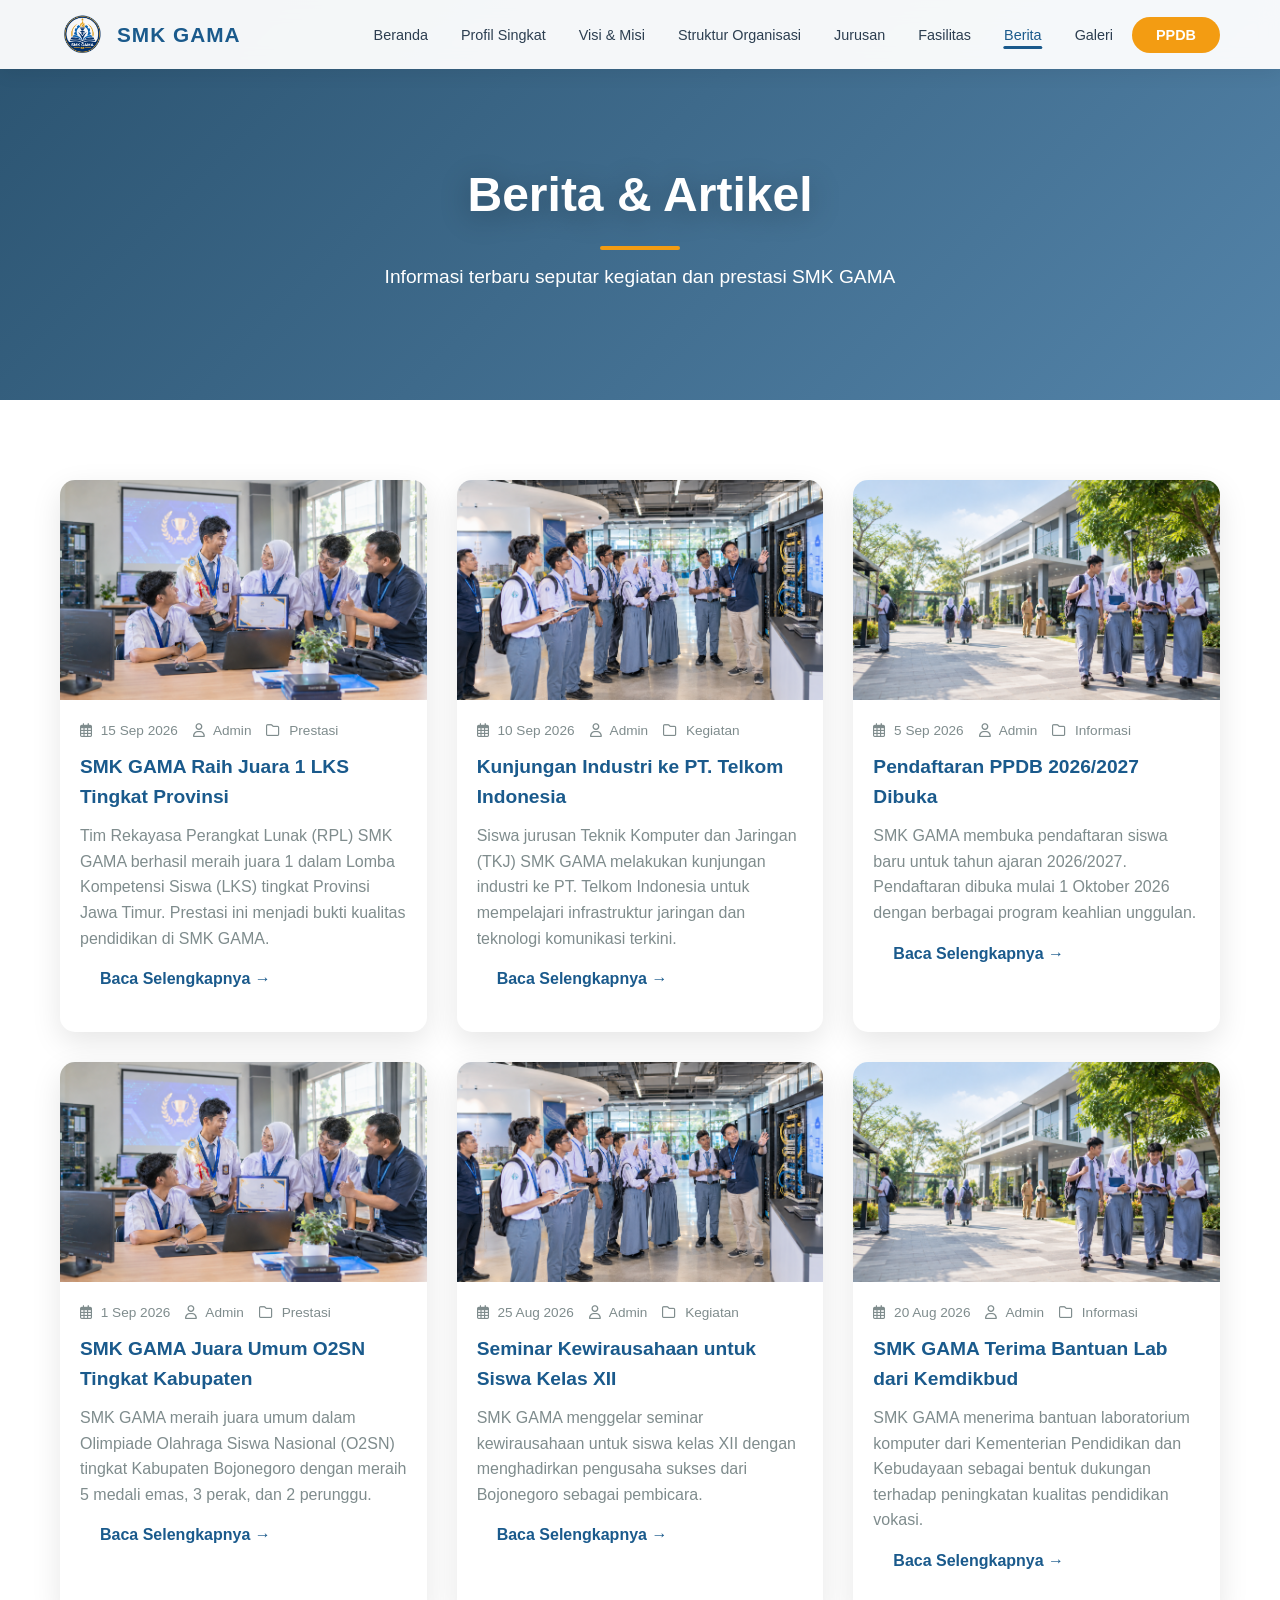
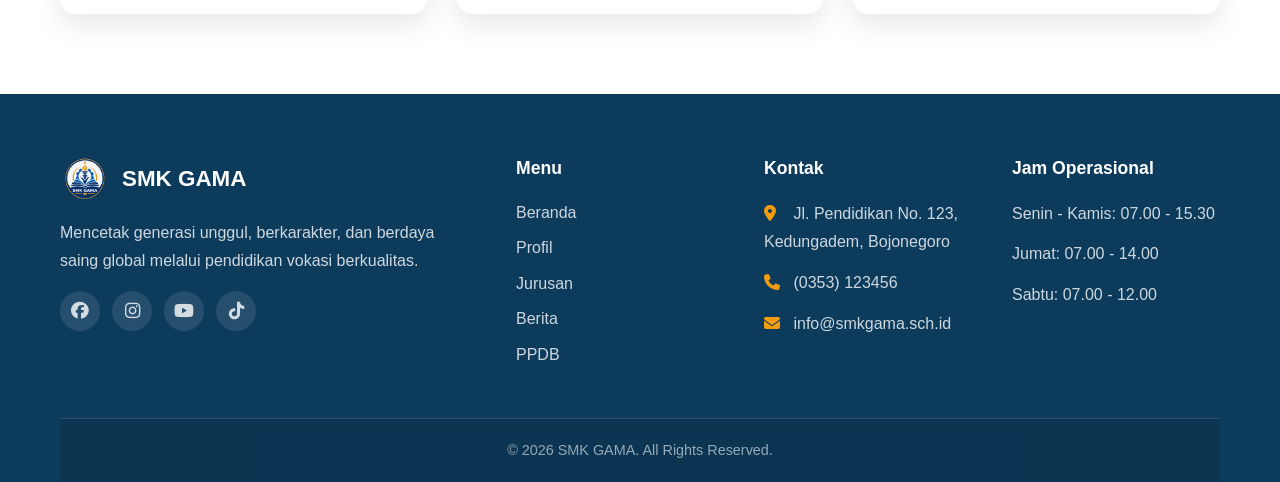
<file: berita.html>
<!DOCTYPE html>
<html lang="id">
<head>
    <meta charset="UTF-8">
    <meta name="viewport" content="width=device-width, initial-scale=1.0">
    <title>Berita - SMK GAMA</title>
    <link rel="stylesheet" href="style.css">
    <link rel="stylesheet" href="https://cdnjs.cloudflare.com/ajax/libs/font-awesome/6.4.0/css/all.min.css">
    <link href="https://unpkg.com/aos@2.3.1/dist/aos.css" rel="stylesheet">
</head>
<body>
    <!-- Navbar -->
    <nav class="navbar">
        <div class="container">
            <div class="nav-brand">
                <img src="assets/logo.jpg" alt="Logo SMK GAMA">
                <span>SMK GAMA</span>
            </div>
            <ul class="nav-menu">
                <li><a href="index.html">Beranda</a></li>
                <li><a href="profile.html">Profil Singkat</a></li>
                <li><a href="visi-misi.html">Visi & Misi</a></li>
                <li><a href="struktur.html">Struktur Organisasi</a></li>
                <li><a href="jurusan.html">Jurusan</a></li>
                <li><a href="fasilitas.html">Fasilitas</a></li>
                <li><a href="berita.html" class="active">Berita</a></li>
                <li><a href="gallery.html">Galeri</a></li>
                <li><a href="ppdb.html" class="btn-ppdb">PPDB</a></li>
            </ul>
            <div class="hamburger">
                <span></span>
                <span></span>
                <span></span>
            </div>
        </div>
    </nav>

    <!-- Page Banner dengan Background dari Imgur -->
    <section class="page-banner" style="background-image: url('https://i.imgur.com/T2M24fm.png');">
        <div class="container">
            <h1 data-aos="fade-up">Berita & Artikel</h1>
            <p data-aos="fade-up" data-aos-delay="100">Informasi terbaru seputar kegiatan dan prestasi SMK GAMA</p>
        </div>
    </section>

    <!-- Content -->
    <section class="section">
        <div class="container">
            <div class="berita-page-grid">
                <div class="berita-page-card" data-aos="fade-up">
                    <img src="assets/berita1.jpg" alt="Berita 1">
                    <div class="berita-page-info">
                        <div class="berita-page-meta">
                            <span><i class="far fa-calendar-alt"></i> 15 Sep 2026</span>
                            <span><i class="far fa-user"></i> Admin</span>
                            <span><i class="far fa-folder"></i> Prestasi</span>
                        </div>
                        <h3>SMK GAMA Raih Juara 1 LKS Tingkat Provinsi</h3>
                        <p>Tim Rekayasa Perangkat Lunak (RPL) SMK GAMA berhasil meraih juara 1 dalam Lomba Kompetensi Siswa (LKS) tingkat Provinsi Jawa Timur. Prestasi ini menjadi bukti kualitas pendidikan di SMK GAMA.</p>
                        <a href="#" class="read-more">Baca Selengkapnya →</a>
                    </div>
                </div>

                <div class="berita-page-card" data-aos="fade-up" data-aos-delay="100">
                    <img src="assets/berita2.jpg" alt="Berita 2">
                    <div class="berita-page-info">
                        <div class="berita-page-meta">
                            <span><i class="far fa-calendar-alt"></i> 10 Sep 2026</span>
                            <span><i class="far fa-user"></i> Admin</span>
                            <span><i class="far fa-folder"></i> Kegiatan</span>
                        </div>
                        <h3>Kunjungan Industri ke PT. Telkom Indonesia</h3>
                        <p>Siswa jurusan Teknik Komputer dan Jaringan (TKJ) SMK GAMA melakukan kunjungan industri ke PT. Telkom Indonesia untuk mempelajari infrastruktur jaringan dan teknologi komunikasi terkini.</p>
                        <a href="#" class="read-more">Baca Selengkapnya →</a>
                    </div>
                </div>

                <div class="berita-page-card" data-aos="fade-up" data-aos-delay="200">
                    <img src="assets/berita3.jpg" alt="Berita 3">
                    <div class="berita-page-info">
                        <div class="berita-page-meta">
                            <span><i class="far fa-calendar-alt"></i> 5 Sep 2026</span>
                            <span><i class="far fa-user"></i> Admin</span>
                            <span><i class="far fa-folder"></i> Informasi</span>
                        </div>
                        <h3>Pendaftaran PPDB 2026/2027 Dibuka</h3>
                        <p>SMK GAMA membuka pendaftaran siswa baru untuk tahun ajaran 2026/2027. Pendaftaran dibuka mulai 1 Oktober 2026 dengan berbagai program keahlian unggulan.</p>
                        <a href="#" class="read-more">Baca Selengkapnya →</a>
                    </div>
                </div>

                <div class="berita-page-card" data-aos="fade-up" data-aos-delay="300">
                    <img src="assets/berita1.jpg" alt="Berita 4">
                    <div class="berita-page-info">
                        <div class="berita-page-meta">
                            <span><i class="far fa-calendar-alt"></i> 1 Sep 2026</span>
                            <span><i class="far fa-user"></i> Admin</span>
                            <span><i class="far fa-folder"></i> Prestasi</span>
                        </div>
                        <h3>SMK GAMA Juara Umum O2SN Tingkat Kabupaten</h3>
                        <p>SMK GAMA meraih juara umum dalam Olimpiade Olahraga Siswa Nasional (O2SN) tingkat Kabupaten Bojonegoro dengan meraih 5 medali emas, 3 perak, dan 2 perunggu.</p>
                        <a href="#" class="read-more">Baca Selengkapnya →</a>
                    </div>
                </div>

                <div class="berita-page-card" data-aos="fade-up" data-aos-delay="400">
                    <img src="assets/berita2.jpg" alt="Berita 5">
                    <div class="berita-page-info">
                        <div class="berita-page-meta">
                            <span><i class="far fa-calendar-alt"></i> 25 Aug 2026</span>
                            <span><i class="far fa-user"></i> Admin</span>
                            <span><i class="far fa-folder"></i> Kegiatan</span>
                        </div>
                        <h3>Seminar Kewirausahaan untuk Siswa Kelas XII</h3>
                        <p>SMK GAMA menggelar seminar kewirausahaan untuk siswa kelas XII dengan menghadirkan pengusaha sukses dari Bojonegoro sebagai pembicara.</p>
                        <a href="#" class="read-more">Baca Selengkapnya →</a>
                    </div>
                </div>

                <div class="berita-page-card" data-aos="fade-up" data-aos-delay="500">
                    <img src="assets/berita3.jpg" alt="Berita 6">
                    <div class="berita-page-info">
                        <div class="berita-page-meta">
                            <span><i class="far fa-calendar-alt"></i> 20 Aug 2026</span>
                            <span><i class="far fa-user"></i> Admin</span>
                            <span><i class="far fa-folder"></i> Informasi</span>
                        </div>
                        <h3>SMK GAMA Terima Bantuan Lab dari Kemdikbud</h3>
                        <p>SMK GAMA menerima bantuan laboratorium komputer dari Kementerian Pendidikan dan Kebudayaan sebagai bentuk dukungan terhadap peningkatan kualitas pendidikan vokasi.</p>
                        <a href="#" class="read-more">Baca Selengkapnya →</a>
                    </div>
                </div>
            </div>
        </div>
    </section>

    <!-- Footer -->
    <footer class="footer">
        <div class="container">
            <div class="footer-grid">
                <div class="footer-col">
                    <div class="footer-brand">
                        <img src="assets/logo.jpg" alt="SMK GAMA">
                        <h3>SMK GAMA</h3>
                    </div>
                    <p>Mencetak generasi unggul, berkarakter, dan berdaya saing global melalui pendidikan vokasi berkualitas.</p>
                    <div class="footer-social">
                        <a href="#"><i class="fab fa-facebook"></i></a>
                        <a href="#"><i class="fab fa-instagram"></i></a>
                        <a href="#"><i class="fab fa-youtube"></i></a>
                        <a href="#"><i class="fab fa-tiktok"></i></a>
                    </div>
                </div>
                <div class="footer-col">
                    <h4>Menu</h4>
                    <ul>
                        <li><a href="index.html">Beranda</a></li>
                        <li><a href="profile.html">Profil</a></li>
                        <li><a href="jurusan.html">Jurusan</a></li>
                        <li><a href="berita.html">Berita</a></li>
                        <li><a href="ppdb.html">PPDB</a></li>
                    </ul>
                </div>
                <div class="footer-col">
                    <h4>Kontak</h4>
                    <p><i class="fas fa-map-marker-alt"></i> Jl. Pendidikan No. 123, Kedungadem, Bojonegoro</p>
                    <p><i class="fas fa-phone"></i> (0353) 123456</p>
                    <p><i class="fas fa-envelope"></i> info@smkgama.sch.id</p>
                </div>
                <div class="footer-col">
                    <h4>Jam Operasional</h4>
                    <p>Senin - Kamis: 07.00 - 15.30</p>
                    <p>Jumat: 07.00 - 14.00</p>
                    <p>Sabtu: 07.00 - 12.00</p>
                </div>
            </div>
            <div class="footer-bottom">
                <p>&copy; 2026 SMK GAMA. All Rights Reserved.</p>
            </div>
        </div>
    </footer>

    <script src="https://unpkg.com/aos@2.3.1/dist/aos.js"></script>
    <script src="script.js"></script>
</body>
</html>
</file>
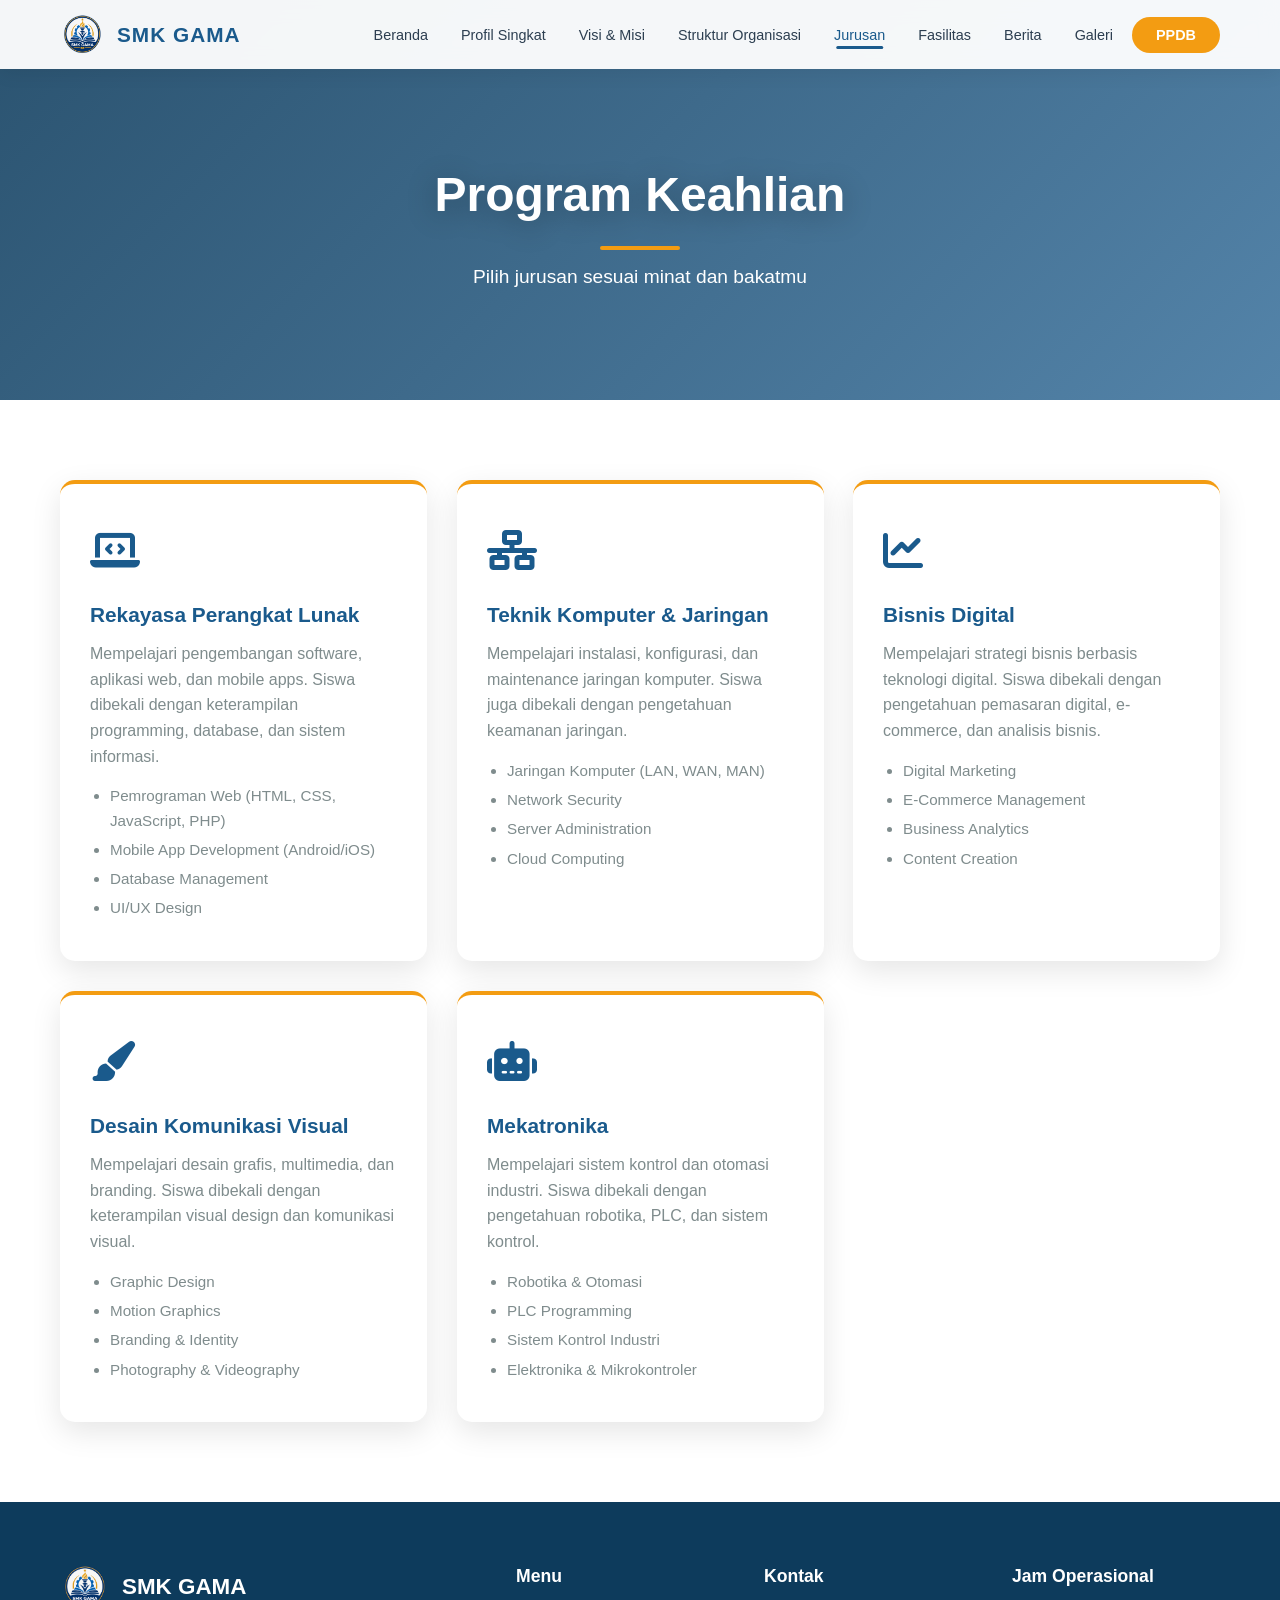
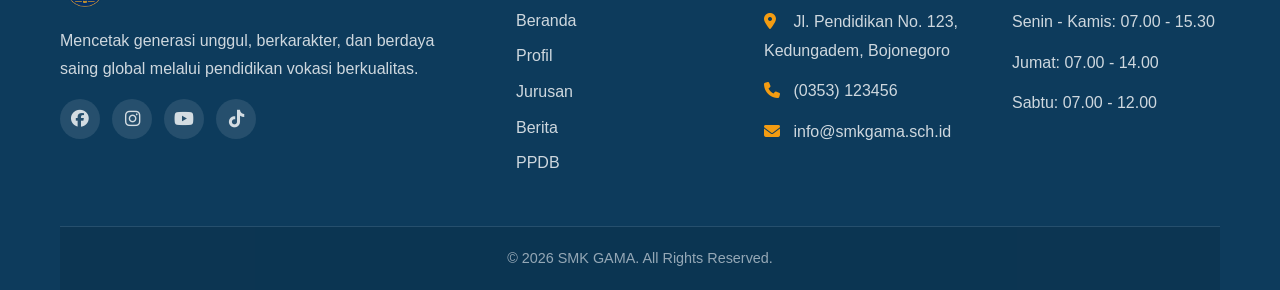
<file: jurusan.html>
<!DOCTYPE html>
<html lang="id">
<head>
    <meta charset="UTF-8">
    <meta name="viewport" content="width=device-width, initial-scale=1.0">
    <title>Jurusan - SMK GAMA</title>
    <link rel="stylesheet" href="style.css">
    <link rel="stylesheet" href="https://cdnjs.cloudflare.com/ajax/libs/font-awesome/6.4.0/css/all.min.css">
    <link href="https://unpkg.com/aos@2.3.1/dist/aos.css" rel="stylesheet">
</head>
<body>
    <!-- Navbar -->
    <nav class="navbar">
        <div class="container">
            <div class="nav-brand">
                <img src="assets/logo.jpg" alt="Logo SMK GAMA">
                <span>SMK GAMA</span>
            </div>
            <ul class="nav-menu">
                <li><a href="index.html">Beranda</a></li>
                <li><a href="profile.html">Profil Singkat</a></li>
                <li><a href="visi-misi.html">Visi & Misi</a></li>
                <li><a href="struktur.html">Struktur Organisasi</a></li>
                <li><a href="jurusan.html" class="active">Jurusan</a></li>
                <li><a href="fasilitas.html">Fasilitas</a></li>
                <li><a href="berita.html">Berita</a></li>
                <li><a href="gallery.html">Galeri</a></li>
                <li><a href="ppdb.html" class="btn-ppdb">PPDB</a></li>
            </ul>
            <div class="hamburger">
                <span></span>
                <span></span>
                <span></span>
            </div>
        </div>
    </nav>

    <!-- Page Banner dengan Background dari Imgur -->
    <section class="page-banner" style="background-image: url('https://i.imgur.com/T2M24fm.png');">
        <div class="container">
            <h1 data-aos="fade-up">Program Keahlian</h1>
            <p data-aos="fade-up" data-aos-delay="100">Pilih jurusan sesuai minat dan bakatmu</p>
        </div>
    </section>

    <!-- Content -->
    <section class="section">
        <div class="container">
            <div class="jurusan-page-grid">
                <div class="jurusan-page-card" data-aos="flip-up">
                    <div class="jurusan-page-icon"><i class="fas fa-laptop-code"></i></div>
                    <h3>Rekayasa Perangkat Lunak</h3>
                    <p>Mempelajari pengembangan software, aplikasi web, dan mobile apps. Siswa dibekali dengan keterampilan programming, database, dan sistem informasi.</p>
                    <ul>
                        <li>Pemrograman Web (HTML, CSS, JavaScript, PHP)</li>
                        <li>Mobile App Development (Android/iOS)</li>
                        <li>Database Management</li>
                        <li>UI/UX Design</li>
                    </ul>
                </div>

                <div class="jurusan-page-card" data-aos="flip-up" data-aos-delay="100">
                    <div class="jurusan-page-icon"><i class="fas fa-network-wired"></i></div>
                    <h3>Teknik Komputer & Jaringan</h3>
                    <p>Mempelajari instalasi, konfigurasi, dan maintenance jaringan komputer. Siswa juga dibekali dengan pengetahuan keamanan jaringan.</p>
                    <ul>
                        <li>Jaringan Komputer (LAN, WAN, MAN)</li>
                        <li>Network Security</li>
                        <li>Server Administration</li>
                        <li>Cloud Computing</li>
                    </ul>
                </div>

                <div class="jurusan-page-card" data-aos="flip-up" data-aos-delay="200">
                    <div class="jurusan-page-icon"><i class="fas fa-chart-line"></i></div>
                    <h3>Bisnis Digital</h3>
                    <p>Mempelajari strategi bisnis berbasis teknologi digital. Siswa dibekali dengan pengetahuan pemasaran digital, e-commerce, dan analisis bisnis.</p>
                    <ul>
                        <li>Digital Marketing</li>
                        <li>E-Commerce Management</li>
                        <li>Business Analytics</li>
                        <li>Content Creation</li>
                    </ul>
                </div>

                <div class="jurusan-page-card" data-aos="flip-up" data-aos-delay="300">
                    <div class="jurusan-page-icon"><i class="fas fa-paint-brush"></i></div>
                    <h3>Desain Komunikasi Visual</h3>
                    <p>Mempelajari desain grafis, multimedia, dan branding. Siswa dibekali dengan keterampilan visual design dan komunikasi visual.</p>
                    <ul>
                        <li>Graphic Design</li>
                        <li>Motion Graphics</li>
                        <li>Branding & Identity</li>
                        <li>Photography & Videography</li>
                    </ul>
                </div>

                <div class="jurusan-page-card" data-aos="flip-up" data-aos-delay="400">
                    <div class="jurusan-page-icon"><i class="fas fa-robot"></i></div>
                    <h3>Mekatronika</h3>
                    <p>Mempelajari sistem kontrol dan otomasi industri. Siswa dibekali dengan pengetahuan robotika, PLC, dan sistem kontrol.</p>
                    <ul>
                        <li>Robotika & Otomasi</li>
                        <li>PLC Programming</li>
                        <li>Sistem Kontrol Industri</li>
                        <li>Elektronika & Mikrokontroler</li>
                    </ul>
                </div>
            </div>
        </div>
    </section>

    <!-- Footer -->
    <footer class="footer">
        <div class="container">
            <div class="footer-grid">
                <div class="footer-col">
                    <div class="footer-brand">
                        <img src="assets/logo.jpg" alt="SMK GAMA">
                        <h3>SMK GAMA</h3>
                    </div>
                    <p>Mencetak generasi unggul, berkarakter, dan berdaya saing global melalui pendidikan vokasi berkualitas.</p>
                    <div class="footer-social">
                        <a href="#"><i class="fab fa-facebook"></i></a>
                        <a href="#"><i class="fab fa-instagram"></i></a>
                        <a href="#"><i class="fab fa-youtube"></i></a>
                        <a href="#"><i class="fab fa-tiktok"></i></a>
                    </div>
                </div>
                <div class="footer-col">
                    <h4>Menu</h4>
                    <ul>
                        <li><a href="index.html">Beranda</a></li>
                        <li><a href="profile.html">Profil</a></li>
                        <li><a href="jurusan.html">Jurusan</a></li>
                        <li><a href="berita.html">Berita</a></li>
                        <li><a href="ppdb.html">PPDB</a></li>
                    </ul>
                </div>
                <div class="footer-col">
                    <h4>Kontak</h4>
                    <p><i class="fas fa-map-marker-alt"></i> Jl. Pendidikan No. 123, Kedungadem, Bojonegoro</p>
                    <p><i class="fas fa-phone"></i> (0353) 123456</p>
                    <p><i class="fas fa-envelope"></i> info@smkgama.sch.id</p>
                </div>
                <div class="footer-col">
                    <h4>Jam Operasional</h4>
                    <p>Senin - Kamis: 07.00 - 15.30</p>
                    <p>Jumat: 07.00 - 14.00</p>
                    <p>Sabtu: 07.00 - 12.00</p>
                </div>
            </div>
            <div class="footer-bottom">
                <p>&copy; 2026 SMK GAMA. All Rights Reserved.</p>
            </div>
        </div>
    </footer>

    <script src="https://unpkg.com/aos@2.3.1/dist/aos.js"></script>
    <script src="script.js"></script>
</body>
</html>
</file>
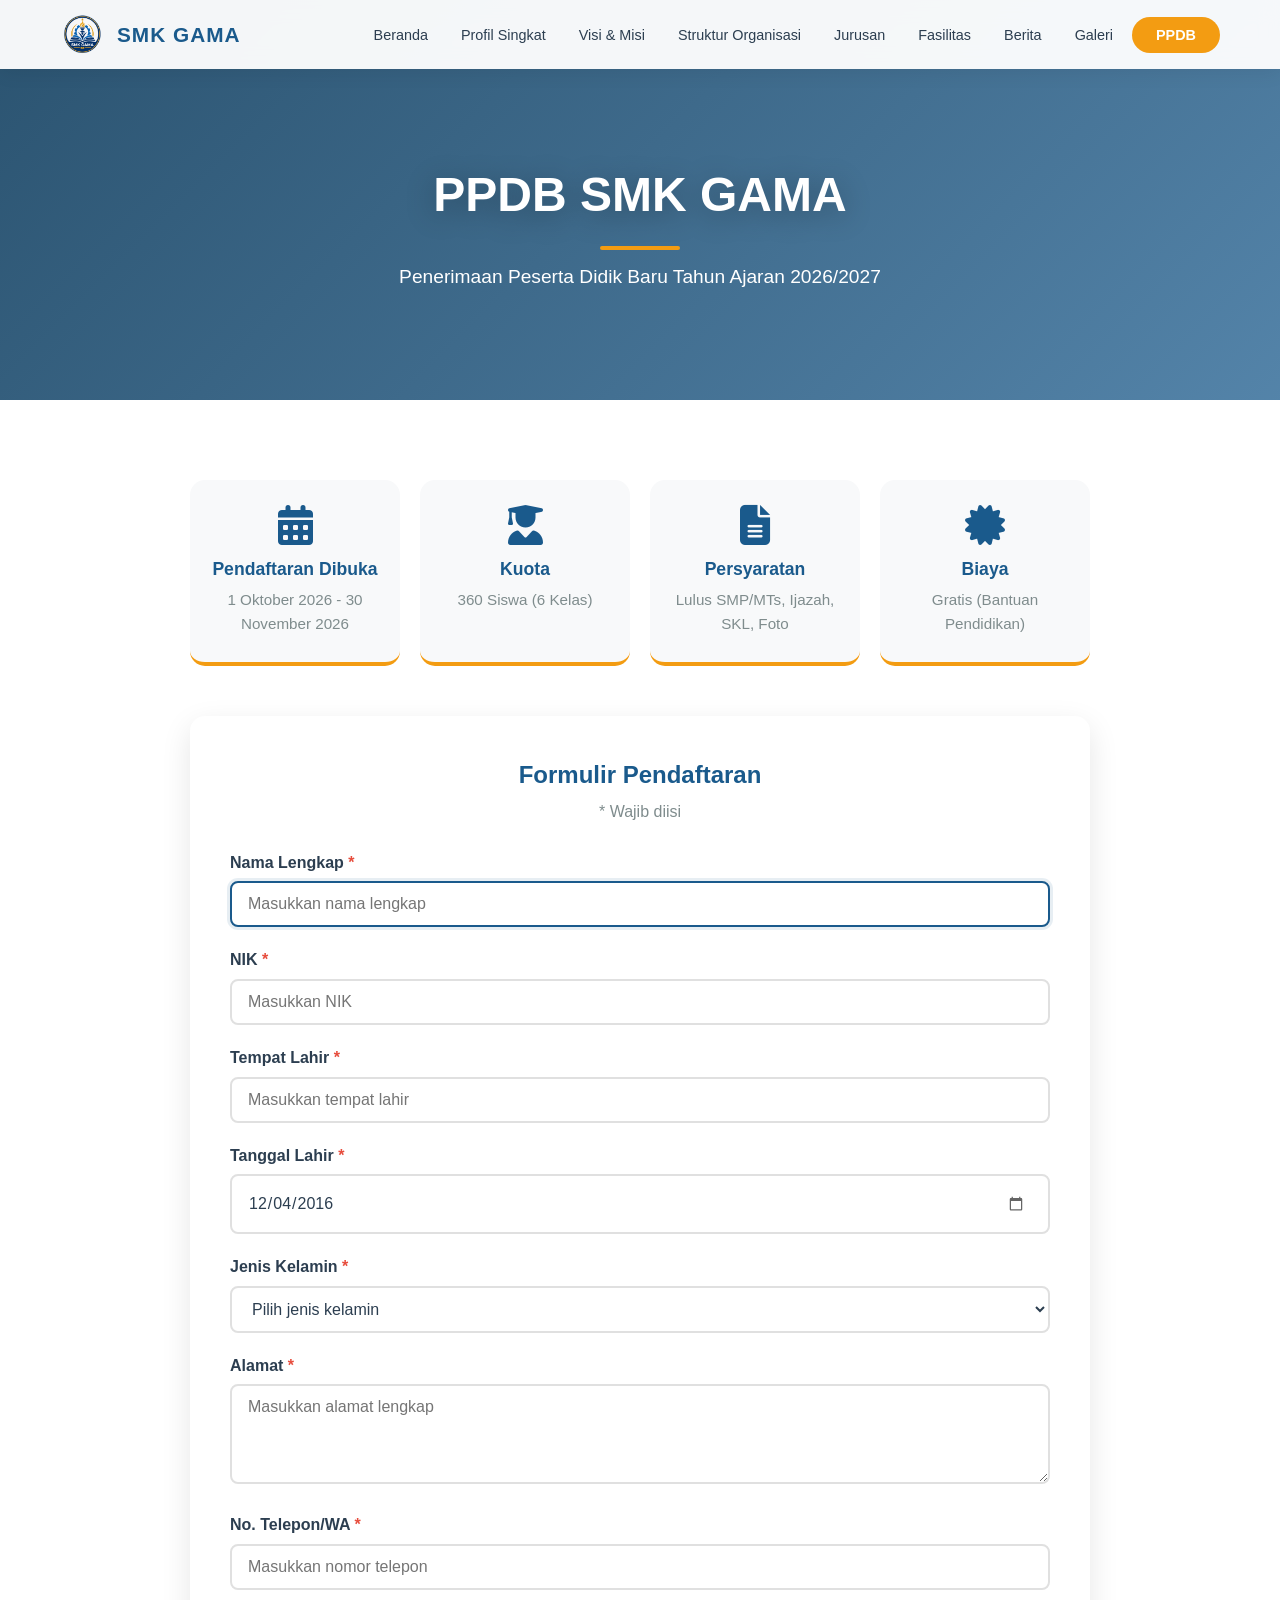
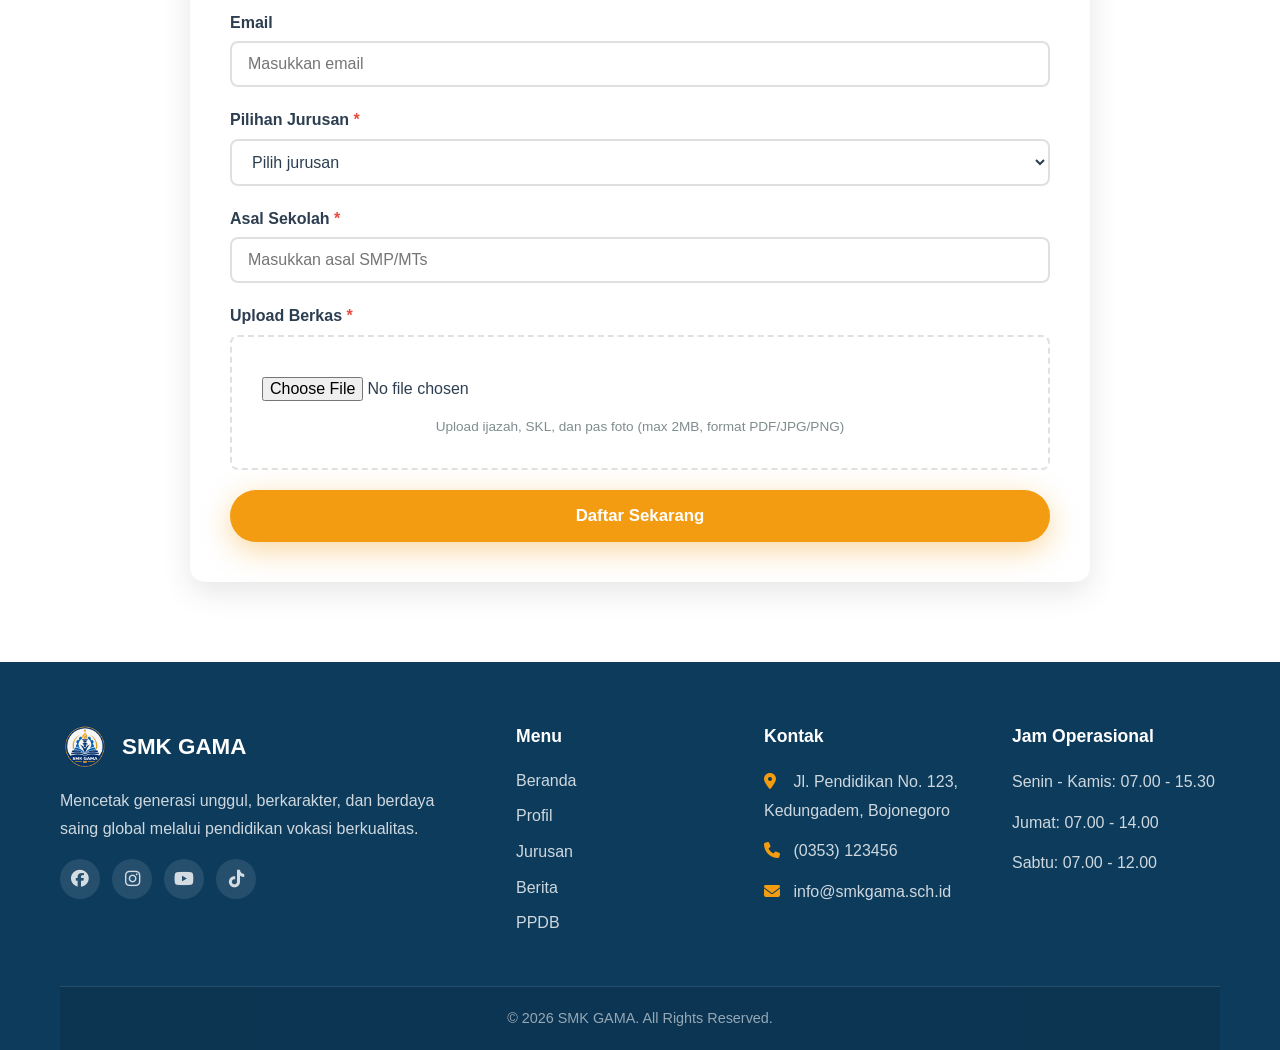
<file: ppdb.html>
<!DOCTYPE html>
<html lang="id">
<head>
    <meta charset="UTF-8">
    <meta name="viewport" content="width=device-width, initial-scale=1.0">
    <title>PPDB - SMK GAMA</title>
    <link rel="stylesheet" href="style.css">
    <link rel="stylesheet" href="https://cdnjs.cloudflare.com/ajax/libs/font-awesome/6.4.0/css/all.min.css">
    <link href="https://unpkg.com/aos@2.3.1/dist/aos.css" rel="stylesheet">
</head>
<body>
    <!-- Navbar -->
    <nav class="navbar">
        <div class="container">
            <div class="nav-brand">
                <img src="assets/logo.jpg" alt="Logo SMK GAMA">
                <span>SMK GAMA</span>
            </div>
            <ul class="nav-menu">
                <li><a href="index.html">Beranda</a></li>
                <li><a href="profile.html">Profil Singkat</a></li>
                <li><a href="visi-misi.html">Visi & Misi</a></li>
                <li><a href="struktur.html">Struktur Organisasi</a></li>
                <li><a href="jurusan.html">Jurusan</a></li>
                <li><a href="fasilitas.html">Fasilitas</a></li>
                <li><a href="berita.html">Berita</a></li>
                <li><a href="gallery.html">Galeri</a></li>
                <li><a href="ppdb.html" class="btn-ppdb">PPDB</a></li>
            </ul>
            <div class="hamburger">
                <span></span>
                <span></span>
                <span></span>
            </div>
        </div>
    </nav>

    <!-- Page Banner dengan Background dari Imgur -->
    <section class="page-banner" style="background-image: url('https://i.imgur.com/T2M24fm.png');">
        <div class="container">
            <h1 data-aos="fade-up">PPDB SMK GAMA</h1>
            <p data-aos="fade-up" data-aos-delay="100">Penerimaan Peserta Didik Baru Tahun Ajaran 2026/2027</p>
        </div>
    </section>

    <!-- Content -->
    <section class="section">
        <div class="container">
            <div class="ppdb-content">
                <div class="ppdb-info" data-aos="fade-up">
                    <div class="ppdb-card">
                        <i class="fas fa-calendar-alt"></i>
                        <h3>Pendaftaran Dibuka</h3>
                        <p>1 Oktober 2026 - 30 November 2026</p>
                    </div>
                    <div class="ppdb-card">
                        <i class="fas fa-user-graduate"></i>
                        <h3>Kuota</h3>
                        <p>360 Siswa (6 Kelas)</p>
                    </div>
                    <div class="ppdb-card">
                        <i class="fas fa-file-alt"></i>
                        <h3>Persyaratan</h3>
                        <p>Lulus SMP/MTs, Ijazah, SKL, Foto</p>
                    </div>
                    <div class="ppdb-card">
                        <i class="fas fa-certificate"></i>
                        <h3>Biaya</h3>
                        <p>Gratis (Bantuan Pendidikan)</p>
                    </div>
                </div>

                <div class="ppdb-form" data-aos="fade-up" data-aos-delay="100">
                    <h2>Formulir Pendaftaran</h2>
                    <p class="form-note">* Wajib diisi</p>

                    <form id="ppdbForm">
                        <div class="form-group">
                            <label>Nama Lengkap <span class="required">*</span></label>
                            <input type="text" id="namaLengkap" placeholder="Masukkan nama lengkap" required>
                        </div>

                        <div class="form-group">
                            <label>NIK <span class="required">*</span></label>
                            <input type="text" id="nik" placeholder="Masukkan NIK" maxlength="16" required>
                        </div>

                        <div class="form-group">
                            <label>Tempat Lahir <span class="required">*</span></label>
                            <input type="text" id="tempatLahir" placeholder="Masukkan tempat lahir" required>
                        </div>

                        <div class="form-group">
                            <label>Tanggal Lahir <span class="required">*</span></label>
                            <input type="date" id="tanggalLahir" required>
                        </div>

                        <div class="form-group">
                            <label>Jenis Kelamin <span class="required">*</span></label>
                            <select id="jenisKelamin" required>
                                <option value="">Pilih jenis kelamin</option>
                                <option value="Laki-laki">Laki-laki</option>
                                <option value="Perempuan">Perempuan</option>
                            </select>
                        </div>

                        <div class="form-group">
                            <label>Alamat <span class="required">*</span></label>
                            <textarea id="alamat" placeholder="Masukkan alamat lengkap" required></textarea>
                        </div>

                        <div class="form-group">
                            <label>No. Telepon/WA <span class="required">*</span></label>
                            <input type="tel" id="telepon" placeholder="Masukkan nomor telepon" required>
                        </div>

                        <div class="form-group">
                            <label>Email</label>
                            <input type="email" id="email" placeholder="Masukkan email">
                        </div>

                        <div class="form-group">
                            <label>Pilihan Jurusan <span class="required">*</span></label>
                            <select id="jurusan" required>
                                <option value="">Pilih jurusan</option>
                                <option value="Rekayasa Perangkat Lunak">Rekayasa Perangkat Lunak</option>
                                <option value="Teknik Komputer & Jaringan">Teknik Komputer & Jaringan</option>
                                <option value="Bisnis Digital">Bisnis Digital</option>
                                <option value="Desain Komunikasi Visual">Desain Komunikasi Visual</option>
                                <option value="Mekatronika">Mekatronika</option>
                            </select>
                        </div>

                        <div class="form-group">
                            <label>Asal Sekolah <span class="required">*</span></label>
                            <input type="text" id="asalSekolah" placeholder="Masukkan asal SMP/MTs" required>
                        </div>

                        <div class="form-group">
                            <label>Upload Berkas <span class="required">*</span></label>
                            <div class="file-upload">
                                <input type="file" id="berkas" accept=".pdf,.jpg,.jpeg,.png" required>
                                <p>Upload ijazah, SKL, dan pas foto (max 2MB, format PDF/JPG/PNG)</p>
                            </div>
                        </div>

                        <button type="submit" class="btn-primary">Daftar Sekarang</button>
                    </form>
                </div>
            </div>
        </div>
    </section>

    <!-- Footer -->
    <footer class="footer">
        <div class="container">
            <div class="footer-grid">
                <div class="footer-col">
                    <div class="footer-brand">
                        <img src="assets/logo.jpg" alt="SMK GAMA">
                        <h3>SMK GAMA</h3>
                    </div>
                    <p>Mencetak generasi unggul, berkarakter, dan berdaya saing global melalui pendidikan vokasi berkualitas.</p>
                    <div class="footer-social">
                        <a href="#"><i class="fab fa-facebook"></i></a>
                        <a href="#"><i class="fab fa-instagram"></i></a>
                        <a href="#"><i class="fab fa-youtube"></i></a>
                        <a href="#"><i class="fab fa-tiktok"></i></a>
                    </div>
                </div>
                <div class="footer-col">
                    <h4>Menu</h4>
                    <ul>
                        <li><a href="index.html">Beranda</a></li>
                        <li><a href="profile.html">Profil</a></li>
                        <li><a href="jurusan.html">Jurusan</a></li>
                        <li><a href="berita.html">Berita</a></li>
                        <li><a href="ppdb.html">PPDB</a></li>
                    </ul>
                </div>
                <div class="footer-col">
                    <h4>Kontak</h4>
                    <p><i class="fas fa-map-marker-alt"></i> Jl. Pendidikan No. 123, Kedungadem, Bojonegoro</p>
                    <p><i class="fas fa-phone"></i> (0353) 123456</p>
                    <p><i class="fas fa-envelope"></i> info@smkgama.sch.id</p>
                </div>
                <div class="footer-col">
                    <h4>Jam Operasional</h4>
                    <p>Senin - Kamis: 07.00 - 15.30</p>
                    <p>Jumat: 07.00 - 14.00</p>
                    <p>Sabtu: 07.00 - 12.00</p>
                </div>
            </div>
            <div class="footer-bottom">
                <p>&copy; 2026 SMK GAMA. All Rights Reserved.</p>
            </div>
        </div>
    </footer>

    <script src="https://unpkg.com/aos@2.3.1/dist/aos.js"></script>
    <script src="script.js"></script>
</body>
</html>
</file>
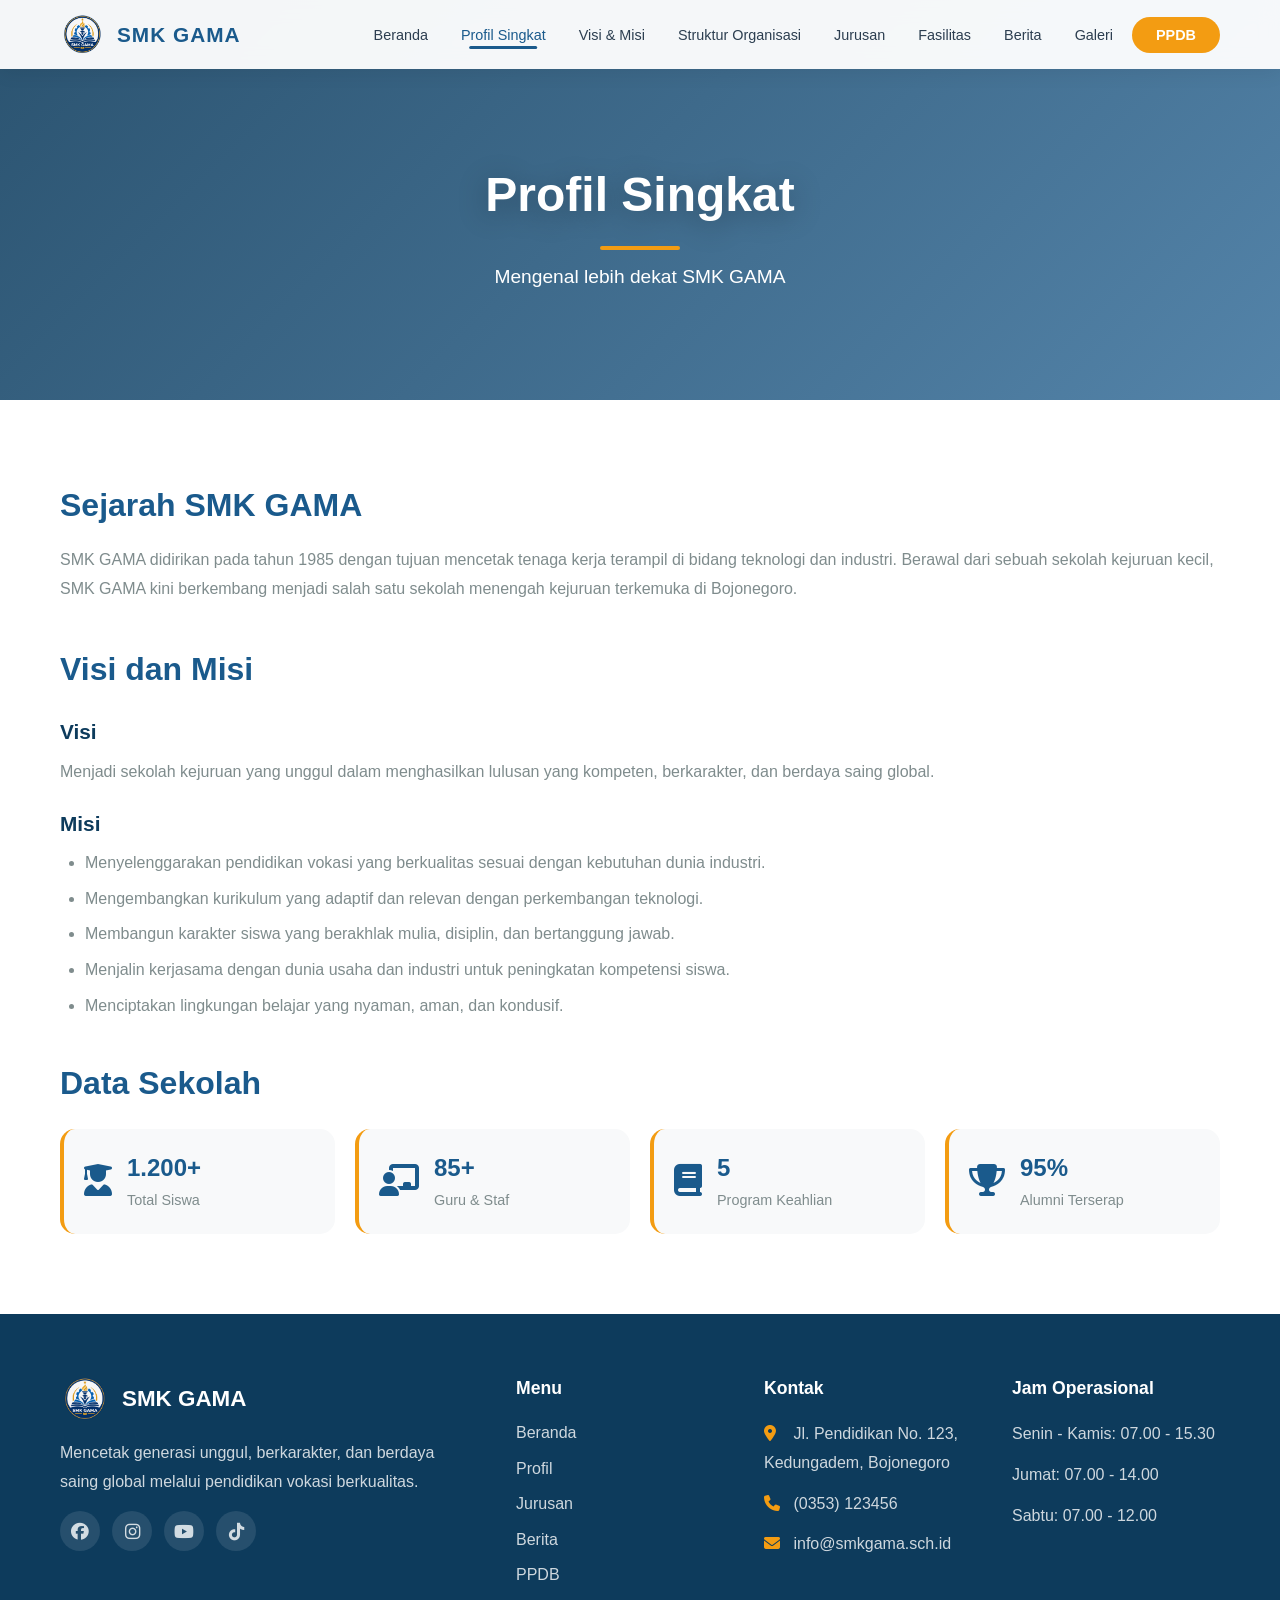
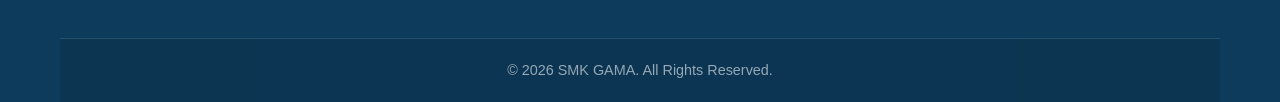
<file: profile.html>
<!DOCTYPE html>
<html lang="id">
<head>
    <meta charset="UTF-8">
    <meta name="viewport" content="width=device-width, initial-scale=1.0">
    <title>Profil Singkat - SMK GAMA</title>
    <link rel="stylesheet" href="style.css">
    <link rel="stylesheet" href="https://cdnjs.cloudflare.com/ajax/libs/font-awesome/6.4.0/css/all.min.css">
    <link href="https://unpkg.com/aos@2.3.1/dist/aos.css" rel="stylesheet">
</head>
<body>
    <!-- Navbar -->
    <nav class="navbar">
        <div class="container">
            <div class="nav-brand">
                <img src="assets/logo.jpg" alt="Logo SMK GAMA">
                <span>SMK GAMA</span>
            </div>
            <ul class="nav-menu">
                <li><a href="index.html">Beranda</a></li>
                <li><a href="profile.html" class="active">Profil Singkat</a></li>
                <li><a href="visi-misi.html">Visi & Misi</a></li>
                <li><a href="struktur.html">Struktur Organisasi</a></li>
                <li><a href="jurusan.html">Jurusan</a></li>
                <li><a href="fasilitas.html">Fasilitas</a></li>
                <li><a href="berita.html">Berita</a></li>
                <li><a href="gallery.html">Galeri</a></li>
                <li><a href="ppdb.html" class="btn-ppdb">PPDB</a></li>
            </ul>
            <div class="hamburger">
                <span></span>
                <span></span>
                <span></span>
            </div>
        </div>
    </nav>

    <!-- Page Banner dengan Background dari Imgur -->
    <section class="page-banner" style="background-image: url('https://i.imgur.com/T2M24fm.png');">
        <div class="container">
            <h1 data-aos="fade-up">Profil Singkat</h1>
            <p data-aos="fade-up" data-aos-delay="100">Mengenal lebih dekat SMK GAMA</p>
        </div>
    </section>

    <!-- Content -->
    <section class="section">
        <div class="container">
            <div class="page-content" data-aos="fade-up">
                <h2>Sejarah SMK GAMA</h2>
                <p>SMK GAMA didirikan pada tahun 1985 dengan tujuan mencetak tenaga kerja terampil di bidang teknologi dan industri. Berawal dari sebuah sekolah kejuruan kecil, SMK GAMA kini berkembang menjadi salah satu sekolah menengah kejuruan terkemuka di Bojonegoro.</p>

                <h2>Visi dan Misi</h2>
                <h3>Visi</h3>
                <p>Menjadi sekolah kejuruan yang unggul dalam menghasilkan lulusan yang kompeten, berkarakter, dan berdaya saing global.</p>

                <h3>Misi</h3>
                <ul class="mission-list">
                    <li>Menyelenggarakan pendidikan vokasi yang berkualitas sesuai dengan kebutuhan dunia industri.</li>
                    <li>Mengembangkan kurikulum yang adaptif dan relevan dengan perkembangan teknologi.</li>
                    <li>Membangun karakter siswa yang berakhlak mulia, disiplin, dan bertanggung jawab.</li>
                    <li>Menjalin kerjasama dengan dunia usaha dan industri untuk peningkatan kompetensi siswa.</li>
                    <li>Menciptakan lingkungan belajar yang nyaman, aman, dan kondusif.</li>
                </ul>

                <h2>Data Sekolah</h2>
                <div class="data-grid">
                    <div class="data-item">
                        <span class="data-icon"><i class="fas fa-user-graduate"></i></span>
                        <div>
                            <h4>1.200+</h4>
                            <p>Total Siswa</p>
                        </div>
                    </div>
                    <div class="data-item">
                        <span class="data-icon"><i class="fas fa-chalkboard-teacher"></i></span>
                        <div>
                            <h4>85+</h4>
                            <p>Guru & Staf</p>
                        </div>
                    </div>
                    <div class="data-item">
                        <span class="data-icon"><i class="fas fa-book"></i></span>
                        <div>
                            <h4>5</h4>
                            <p>Program Keahlian</p>
                        </div>
                    </div>
                    <div class="data-item">
                        <span class="data-icon"><i class="fas fa-trophy"></i></span>
                        <div>
                            <h4>95%</h4>
                            <p>Alumni Terserap</p>
                        </div>
                    </div>
                </div>
            </div>
        </div>
    </section>

    <!-- Footer -->
    <footer class="footer">
        <div class="container">
            <div class="footer-grid">
                <div class="footer-col">
                    <div class="footer-brand">
                        <img src="assets/logo.jpg" alt="SMK GAMA">
                        <h3>SMK GAMA</h3>
                    </div>
                    <p>Mencetak generasi unggul, berkarakter, dan berdaya saing global melalui pendidikan vokasi berkualitas.</p>
                    <div class="footer-social">
                        <a href="#"><i class="fab fa-facebook"></i></a>
                        <a href="#"><i class="fab fa-instagram"></i></a>
                        <a href="#"><i class="fab fa-youtube"></i></a>
                        <a href="#"><i class="fab fa-tiktok"></i></a>
                    </div>
                </div>
                <div class="footer-col">
                    <h4>Menu</h4>
                    <ul>
                        <li><a href="index.html">Beranda</a></li>
                        <li><a href="profile.html">Profil</a></li>
                        <li><a href="jurusan.html">Jurusan</a></li>
                        <li><a href="berita.html">Berita</a></li>
                        <li><a href="ppdb.html">PPDB</a></li>
                    </ul>
                </div>
                <div class="footer-col">
                    <h4>Kontak</h4>
                    <p><i class="fas fa-map-marker-alt"></i> Jl. Pendidikan No. 123, Kedungadem, Bojonegoro</p>
                    <p><i class="fas fa-phone"></i> (0353) 123456</p>
                    <p><i class="fas fa-envelope"></i> info@smkgama.sch.id</p>
                </div>
                <div class="footer-col">
                    <h4>Jam Operasional</h4>
                    <p>Senin - Kamis: 07.00 - 15.30</p>
                    <p>Jumat: 07.00 - 14.00</p>
                    <p>Sabtu: 07.00 - 12.00</p>
                </div>
            </div>
            <div class="footer-bottom">
                <p>&copy; 2026 SMK GAMA. All Rights Reserved.</p>
            </div>
        </div>
    </footer>

    <script src="https://unpkg.com/aos@2.3.1/dist/aos.js"></script>
    <script src="script.js"></script>
</body>
</html>
</file>
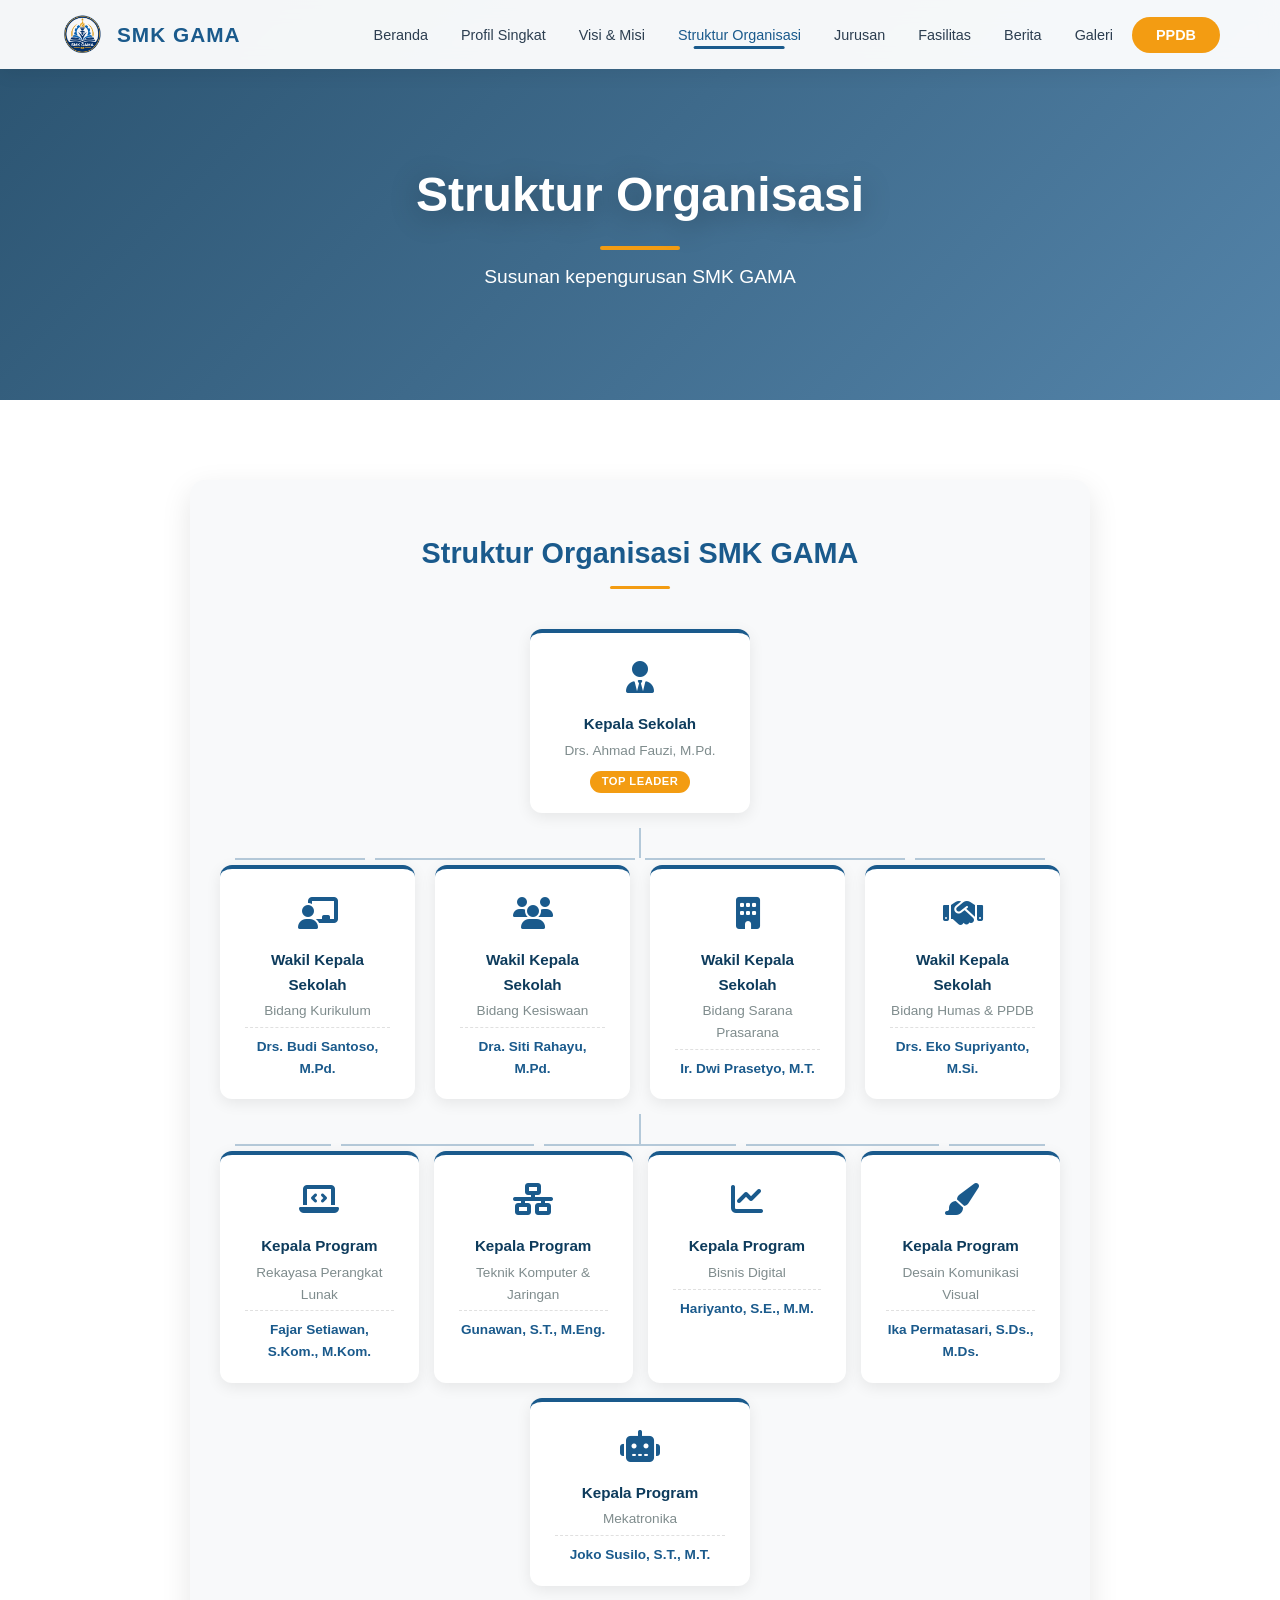
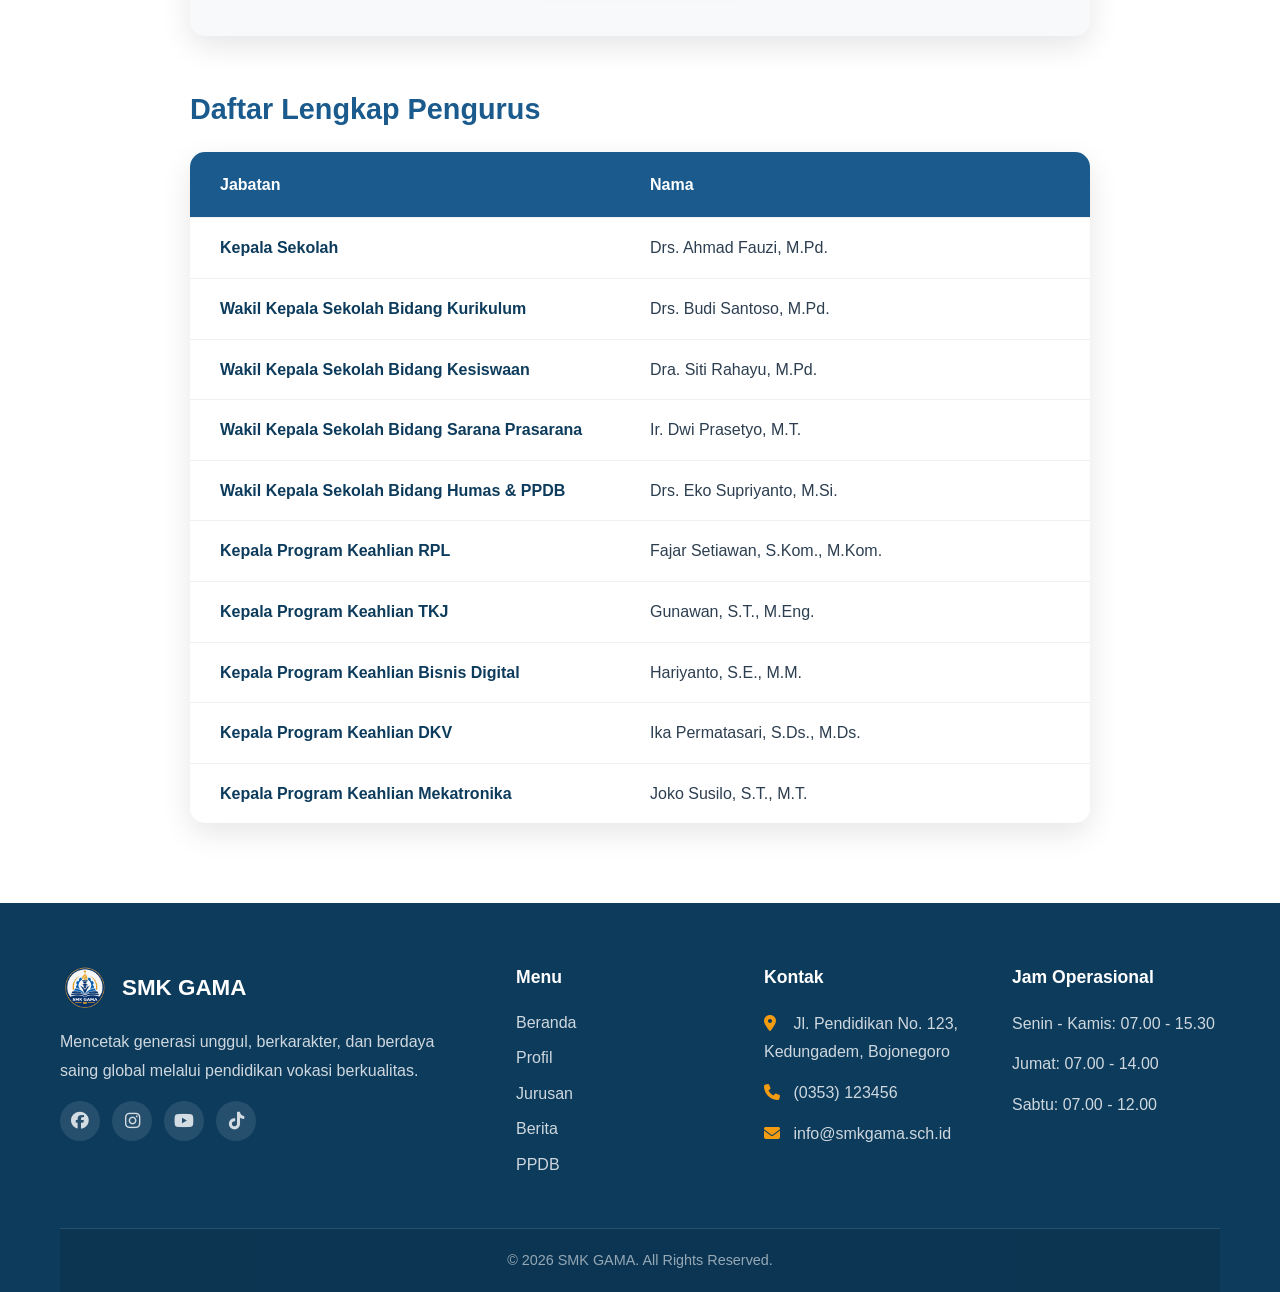
<file: struktur.html>
<!DOCTYPE html>
<html lang="id">
<head>
    <meta charset="UTF-8">
    <meta name="viewport" content="width=device-width, initial-scale=1.0">
    <title>Struktur Organisasi - SMK GAMA</title>
    <link rel="stylesheet" href="style.css">
    <link rel="stylesheet" href="https://cdnjs.cloudflare.com/ajax/libs/font-awesome/6.4.0/css/all.min.css">
    <link href="https://unpkg.com/aos@2.3.1/dist/aos.css" rel="stylesheet">
</head>
<body>
    <!-- Navbar -->
    <nav class="navbar">
        <div class="container">
            <div class="nav-brand">
                <img src="assets/logo.jpg" alt="Logo SMK GAMA">
                <span>SMK GAMA</span>
            </div>
            <ul class="nav-menu">
                <li><a href="index.html">Beranda</a></li>
                <li><a href="profile.html">Profil Singkat</a></li>
                <li><a href="visi-misi.html">Visi & Misi</a></li>
                <li><a href="struktur.html" class="active">Struktur Organisasi</a></li>
                <li><a href="jurusan.html">Jurusan</a></li>
                <li><a href="fasilitas.html">Fasilitas</a></li>
                <li><a href="berita.html">Berita</a></li>
                <li><a href="gallery.html">Galeri</a></li>
                <li><a href="ppdb.html" class="btn-ppdb">PPDB</a></li>
            </ul>
            <div class="hamburger">
                <span></span>
                <span></span>
                <span></span>
            </div>
        </div>
    </nav>

    <!-- Page Banner dengan Background dari Imgur -->
    <section class="page-banner" style="background-image: url('https://i.imgur.com/T2M24fm.png');">
        <div class="container">
            <h1 data-aos="fade-up">Struktur Organisasi</h1>
            <p data-aos="fade-up" data-aos-delay="100">Susunan kepengurusan SMK GAMA</p>
        </div>
    </section>

    <!-- Content -->
    <section class="section">
        <div class="container">
            <div class="struktur-content" data-aos="fade-up">
                <!-- Diagram Struktur Organisasi -->
                <div class="struktur-diagram">
                    <h2 class="diagram-title">Struktur Organisasi SMK GAMA</h2>

                    <!-- Kepala Sekolah -->
                    <div class="org-level top-level">
                        <div class="org-card">
                            <div class="org-card-icon">
                                <i class="fas fa-user-tie"></i>
                            </div>
                            <h4>Kepala Sekolah</h4>
                            <p>Drs. Ahmad Fauzi, M.Pd.</p>
                            <span class="org-badge">Top Leader</span>
                        </div>
                    </div>

                    <!-- Garis Penghubung -->
                    <div class="org-line">
                        <div class="line-vertical"></div>
                        <div class="line-horizontal">
                            <span></span>
                            <span></span>
                            <span></span>
                            <span></span>
                        </div>
                    </div>

                    <!-- Wakil Kepala Sekolah -->
                    <div class="org-level second-level">
                        <div class="org-card">
                            <div class="org-card-icon">
                                <i class="fas fa-chalkboard-teacher"></i>
                            </div>
                            <h4>Wakil Kepala Sekolah</h4>
                            <p>Bidang Kurikulum</p>
                            <span class="org-name">Drs. Budi Santoso, M.Pd.</span>
                        </div>
                        <div class="org-card">
                            <div class="org-card-icon">
                                <i class="fas fa-users"></i>
                            </div>
                            <h4>Wakil Kepala Sekolah</h4>
                            <p>Bidang Kesiswaan</p>
                            <span class="org-name">Dra. Siti Rahayu, M.Pd.</span>
                        </div>
                        <div class="org-card">
                            <div class="org-card-icon">
                                <i class="fas fa-building"></i>
                            </div>
                            <h4>Wakil Kepala Sekolah</h4>
                            <p>Bidang Sarana Prasarana</p>
                            <span class="org-name">Ir. Dwi Prasetyo, M.T.</span>
                        </div>
                        <div class="org-card">
                            <div class="org-card-icon">
                                <i class="fas fa-handshake"></i>
                            </div>
                            <h4>Wakil Kepala Sekolah</h4>
                            <p>Bidang Humas & PPDB</p>
                            <span class="org-name">Drs. Eko Supriyanto, M.Si.</span>
                        </div>
                    </div>

                    <!-- Garis Penghubung ke Program Keahlian -->
                    <div class="org-line">
                        <div class="line-vertical"></div>
                        <div class="line-horizontal">
                            <span></span>
                            <span></span>
                            <span></span>
                            <span></span>
                            <span></span>
                        </div>
                    </div>

                    <!-- Kepala Program Keahlian -->
                    <div class="org-level third-level">
                        <div class="org-card">
                            <div class="org-card-icon">
                                <i class="fas fa-laptop-code"></i>
                            </div>
                            <h4>Kepala Program</h4>
                            <p>Rekayasa Perangkat Lunak</p>
                            <span class="org-name">Fajar Setiawan, S.Kom., M.Kom.</span>
                        </div>
                        <div class="org-card">
                            <div class="org-card-icon">
                                <i class="fas fa-network-wired"></i>
                            </div>
                            <h4>Kepala Program</h4>
                            <p>Teknik Komputer & Jaringan</p>
                            <span class="org-name">Gunawan, S.T., M.Eng.</span>
                        </div>
                        <div class="org-card">
                            <div class="org-card-icon">
                                <i class="fas fa-chart-line"></i>
                            </div>
                            <h4>Kepala Program</h4>
                            <p>Bisnis Digital</p>
                            <span class="org-name">Hariyanto, S.E., M.M.</span>
                        </div>
                        <div class="org-card">
                            <div class="org-card-icon">
                                <i class="fas fa-paint-brush"></i>
                            </div>
                            <h4>Kepala Program</h4>
                            <p>Desain Komunikasi Visual</p>
                            <span class="org-name">Ika Permatasari, S.Ds., M.Ds.</span>
                        </div>
                        <div class="org-card">
                            <div class="org-card-icon">
                                <i class="fas fa-robot"></i>
                            </div>
                            <h4>Kepala Program</h4>
                            <p>Mekatronika</p>
                            <span class="org-name">Joko Susilo, S.T., M.T.</span>
                        </div>
                    </div>
                </div>

                <!-- Daftar Lengkap Pengurus -->
                <div class="struktur-list">
                    <h2>Daftar Lengkap Pengurus</h2>

                    <div class="struktur-table">
                        <div class="struktur-row header-row">
                            <div class="struktur-col">Jabatan</div>
                            <div class="struktur-col">Nama</div>
                        </div>
                        <div class="struktur-row">
                            <div class="struktur-col">Kepala Sekolah</div>
                            <div class="struktur-col">Drs. Ahmad Fauzi, M.Pd.</div>
                        </div>
                        <div class="struktur-row">
                            <div class="struktur-col">Wakil Kepala Sekolah Bidang Kurikulum</div>
                            <div class="struktur-col">Drs. Budi Santoso, M.Pd.</div>
                        </div>
                        <div class="struktur-row">
                            <div class="struktur-col">Wakil Kepala Sekolah Bidang Kesiswaan</div>
                            <div class="struktur-col">Dra. Siti Rahayu, M.Pd.</div>
                        </div>
                        <div class="struktur-row">
                            <div class="struktur-col">Wakil Kepala Sekolah Bidang Sarana Prasarana</div>
                            <div class="struktur-col">Ir. Dwi Prasetyo, M.T.</div>
                        </div>
                        <div class="struktur-row">
                            <div class="struktur-col">Wakil Kepala Sekolah Bidang Humas & PPDB</div>
                            <div class="struktur-col">Drs. Eko Supriyanto, M.Si.</div>
                        </div>
                        <div class="struktur-row">
                            <div class="struktur-col">Kepala Program Keahlian RPL</div>
                            <div class="struktur-col">Fajar Setiawan, S.Kom., M.Kom.</div>
                        </div>
                        <div class="struktur-row">
                            <div class="struktur-col">Kepala Program Keahlian TKJ</div>
                            <div class="struktur-col">Gunawan, S.T., M.Eng.</div>
                        </div>
                        <div class="struktur-row">
                            <div class="struktur-col">Kepala Program Keahlian Bisnis Digital</div>
                            <div class="struktur-col">Hariyanto, S.E., M.M.</div>
                        </div>
                        <div class="struktur-row">
                            <div class="struktur-col">Kepala Program Keahlian DKV</div>
                            <div class="struktur-col">Ika Permatasari, S.Ds., M.Ds.</div>
                        </div>
                        <div class="struktur-row">
                            <div class="struktur-col">Kepala Program Keahlian Mekatronika</div>
                            <div class="struktur-col">Joko Susilo, S.T., M.T.</div>
                        </div>
                    </div>
                </div>
            </div>
        </div>
    </section>

    <!-- Footer -->
    <footer class="footer">
        <div class="container">
            <div class="footer-grid">
                <div class="footer-col">
                    <div class="footer-brand">
                        <img src="assets/logo.jpg" alt="SMK GAMA">
                        <h3>SMK GAMA</h3>
                    </div>
                    <p>Mencetak generasi unggul, berkarakter, dan berdaya saing global melalui pendidikan vokasi berkualitas.</p>
                    <div class="footer-social">
                        <a href="#"><i class="fab fa-facebook"></i></a>
                        <a href="#"><i class="fab fa-instagram"></i></a>
                        <a href="#"><i class="fab fa-youtube"></i></a>
                        <a href="#"><i class="fab fa-tiktok"></i></a>
                    </div>
                </div>
                <div class="footer-col">
                    <h4>Menu</h4>
                    <ul>
                        <li><a href="index.html">Beranda</a></li>
                        <li><a href="profile.html">Profil</a></li>
                        <li><a href="jurusan.html">Jurusan</a></li>
                        <li><a href="berita.html">Berita</a></li>
                        <li><a href="ppdb.html">PPDB</a></li>
                    </ul>
                </div>
                <div class="footer-col">
                    <h4>Kontak</h4>
                    <p><i class="fas fa-map-marker-alt"></i> Jl. Pendidikan No. 123, Kedungadem, Bojonegoro</p>
                    <p><i class="fas fa-phone"></i> (0353) 123456</p>
                    <p><i class="fas fa-envelope"></i> info@smkgama.sch.id</p>
                </div>
                <div class="footer-col">
                    <h4>Jam Operasional</h4>
                    <p>Senin - Kamis: 07.00 - 15.30</p>
                    <p>Jumat: 07.00 - 14.00</p>
                    <p>Sabtu: 07.00 - 12.00</p>
                </div>
            </div>
            <div class="footer-bottom">
                <p>&copy; 2026 SMK GAMA. All Rights Reserved.</p>
            </div>
        </div>
    </footer>

    <script src="https://unpkg.com/aos@2.3.1/dist/aos.js"></script>
    <script src="script.js"></script>
</body>
</html>
</file>
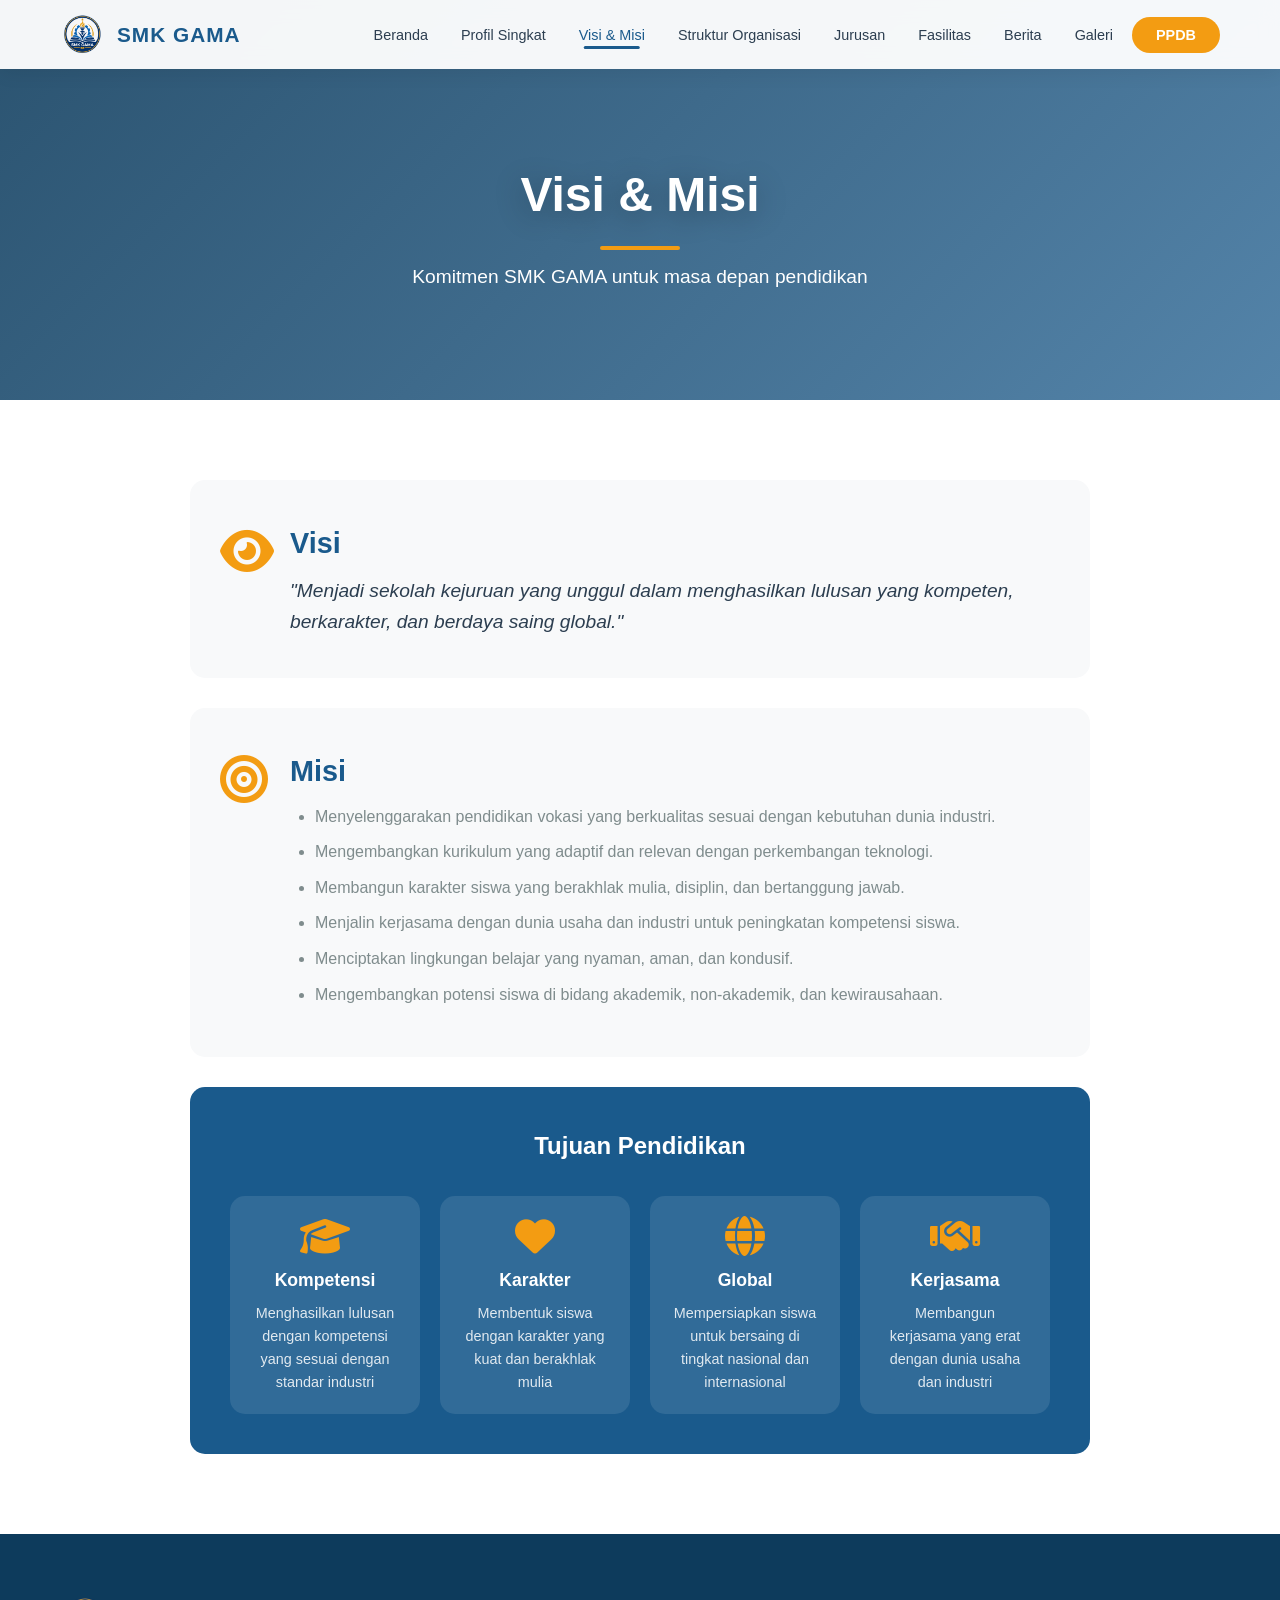
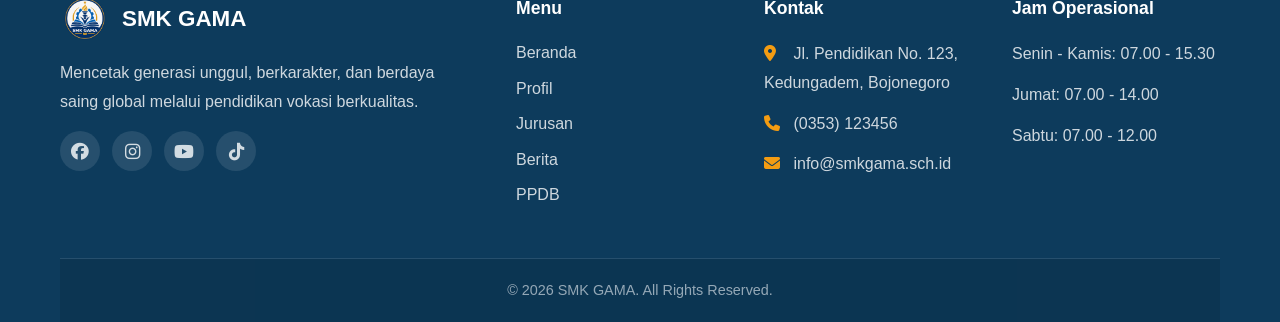
<file: visi-misi.html>
<!DOCTYPE html>
<html lang="id">
<head>
    <meta charset="UTF-8">
    <meta name="viewport" content="width=device-width, initial-scale=1.0">
    <title>Visi & Misi - SMK GAMA</title>
    <link rel="stylesheet" href="style.css">
    <link rel="stylesheet" href="https://cdnjs.cloudflare.com/ajax/libs/font-awesome/6.4.0/css/all.min.css">
    <link href="https://unpkg.com/aos@2.3.1/dist/aos.css" rel="stylesheet">
</head>
<body>
    <!-- Navbar -->
    <nav class="navbar">
        <div class="container">
            <div class="nav-brand">
                <img src="assets/logo.jpg" alt="Logo SMK GAMA">
                <span>SMK GAMA</span>
            </div>
            <ul class="nav-menu">
                <li><a href="index.html">Beranda</a></li>
                <li><a href="profile.html">Profil Singkat</a></li>
                <li><a href="visi-misi.html" class="active">Visi & Misi</a></li>
                <li><a href="struktur.html">Struktur Organisasi</a></li>
                <li><a href="jurusan.html">Jurusan</a></li>
                <li><a href="fasilitas.html">Fasilitas</a></li>
                <li><a href="berita.html">Berita</a></li>
                <li><a href="gallery.html">Galeri</a></li>
                <li><a href="ppdb.html" class="btn-ppdb">PPDB</a></li>
            </ul>
            <div class="hamburger">
                <span></span>
                <span></span>
                <span></span>
            </div>
        </div>
    </nav>

    <!-- Page Banner dengan Background dari Imgur -->
    <section class="page-banner" style="background-image: url('https://i.imgur.com/T2M24fm.png');">
        <div class="container">
            <h1 data-aos="fade-up">Visi & Misi</h1>
            <p data-aos="fade-up" data-aos-delay="100">Komitmen SMK GAMA untuk masa depan pendidikan</p>
        </div>
    </section>

    <!-- Content -->
    <section class="section">
        <div class="container">
            <div class="visi-misi-content">
                <div class="visi-box" data-aos="fade-right">
                    <div class="visi-icon"><i class="fas fa-eye"></i></div>
                    <h2>Visi</h2>
                    <p>"Menjadi sekolah kejuruan yang unggul dalam menghasilkan lulusan yang kompeten, berkarakter, dan berdaya saing global."</p>
                </div>

                <div class="misi-box" data-aos="fade-left">
                    <div class="misi-icon"><i class="fas fa-bullseye"></i></div>
                    <h2>Misi</h2>
                    <ul>
                        <li>Menyelenggarakan pendidikan vokasi yang berkualitas sesuai dengan kebutuhan dunia industri.</li>
                        <li>Mengembangkan kurikulum yang adaptif dan relevan dengan perkembangan teknologi.</li>
                        <li>Membangun karakter siswa yang berakhlak mulia, disiplin, dan bertanggung jawab.</li>
                        <li>Menjalin kerjasama dengan dunia usaha dan industri untuk peningkatan kompetensi siswa.</li>
                        <li>Menciptakan lingkungan belajar yang nyaman, aman, dan kondusif.</li>
                        <li>Mengembangkan potensi siswa di bidang akademik, non-akademik, dan kewirausahaan.</li>
                    </ul>
                </div>

                <div class="tujuan-box" data-aos="fade-up">
                    <h2>Tujuan Pendidikan</h2>
                    <div class="tujuan-grid">
                        <div class="tujuan-item">
                            <i class="fas fa-graduation-cap"></i>
                            <h4>Kompetensi</h4>
                            <p>Menghasilkan lulusan dengan kompetensi yang sesuai dengan standar industri</p>
                        </div>
                        <div class="tujuan-item">
                            <i class="fas fa-heart"></i>
                            <h4>Karakter</h4>
                            <p>Membentuk siswa dengan karakter yang kuat dan berakhlak mulia</p>
                        </div>
                        <div class="tujuan-item">
                            <i class="fas fa-globe"></i>
                            <h4>Global</h4>
                            <p>Mempersiapkan siswa untuk bersaing di tingkat nasional dan internasional</p>
                        </div>
                        <div class="tujuan-item">
                            <i class="fas fa-handshake"></i>
                            <h4>Kerjasama</h4>
                            <p>Membangun kerjasama yang erat dengan dunia usaha dan industri</p>
                        </div>
                    </div>
                </div>
            </div>
        </div>
    </section>

    <!-- Footer -->
    <footer class="footer">
        <div class="container">
            <div class="footer-grid">
                <div class="footer-col">
                    <div class="footer-brand">
                        <img src="assets/logo.jpg" alt="SMK GAMA">
                        <h3>SMK GAMA</h3>
                    </div>
                    <p>Mencetak generasi unggul, berkarakter, dan berdaya saing global melalui pendidikan vokasi berkualitas.</p>
                    <div class="footer-social">
                        <a href="#"><i class="fab fa-facebook"></i></a>
                        <a href="#"><i class="fab fa-instagram"></i></a>
                        <a href="#"><i class="fab fa-youtube"></i></a>
                        <a href="#"><i class="fab fa-tiktok"></i></a>
                    </div>
                </div>
                <div class="footer-col">
                    <h4>Menu</h4>
                    <ul>
                        <li><a href="index.html">Beranda</a></li>
                        <li><a href="profile.html">Profil</a></li>
                        <li><a href="jurusan.html">Jurusan</a></li>
                        <li><a href="berita.html">Berita</a></li>
                        <li><a href="ppdb.html">PPDB</a></li>
                    </ul>
                </div>
                <div class="footer-col">
                    <h4>Kontak</h4>
                    <p><i class="fas fa-map-marker-alt"></i> Jl. Pendidikan No. 123, Kedungadem, Bojonegoro</p>
                    <p><i class="fas fa-phone"></i> (0353) 123456</p>
                    <p><i class="fas fa-envelope"></i> info@smkgama.sch.id</p>
                </div>
                <div class="footer-col">
                    <h4>Jam Operasional</h4>
                    <p>Senin - Kamis: 07.00 - 15.30</p>
                    <p>Jumat: 07.00 - 14.00</p>
                    <p>Sabtu: 07.00 - 12.00</p>
                </div>
            </div>
            <div class="footer-bottom">
                <p>&copy; 2026 SMK GAMA. All Rights Reserved.</p>
            </div>
        </div>
    </footer>

    <script src="https://unpkg.com/aos@2.3.1/dist/aos.js"></script>
    <script src="script.js"></script>
</body>
</html>
</file>
<file: style.css>
/* ====================================
   RESET & BASE
==================================== */
* {
    margin: 0;
    padding: 0;
    box-sizing: border-box;
}

:root {
    --primary: #1a5a8c;
    --primary-dark: #0d3b5c;
    --primary-light: #2a7ab8;
    --secondary: #f39c12;
    --accent: #e74c3c;
    --text-dark: #2c3e50;
    --text-light: #7f8c8d;
    --white: #ffffff;
    --bg-light: #f8f9fa;
    --shadow: 0 10px 30px rgba(0,0,0,0.1);
    --shadow-hover: 0 15px 40px rgba(0,0,0,0.2);
    --radius: 15px;
    --transition: all 0.4s cubic-bezier(0.25, 0.46, 0.45, 0.94);
}

html {
    scroll-behavior: smooth;
    height: 100%;
}

body {
    font-family: 'Segoe UI', Tahoma, Geneva, Verdana, sans-serif;
    color: var(--text-dark);
    line-height: 1.6;
    overflow-x: hidden;
    min-height: 100vh;
    display: flex;
    flex-direction: column;
}

.container {
    max-width: 1200px;
    margin: 0 auto;
    padding: 0 20px;
}

img {
    max-width: 100%;
    height: auto;
    display: block;
}

a {
    text-decoration: none;
    color: inherit;
}

ul {
    list-style: none;
}

/* ====================================
   NAVBAR
==================================== */
.navbar {
    position: fixed;
    top: 0;
    left: 0;
    width: 100%;
    z-index: 1000;
    background: rgba(255,255,255,0.95);
    backdrop-filter: blur(10px);
    box-shadow: 0 2px 20px rgba(0,0,0,0.08);
    transition: var(--transition);
}

.navbar.scrolled {
    background: var(--white);
    box-shadow: 0 5px 30px rgba(0,0,0,0.12);
}

.navbar .container {
    display: flex;
    justify-content: space-between;
    align-items: center;
    padding: 12px 20px;
}

.nav-brand {
    display: flex;
    align-items: center;
    gap: 12px;
}

.nav-brand img {
    height: 45px;
    width: 45px;
    object-fit: contain;
    border-radius: 50%;
}

.nav-brand span {
    font-size: 1.3rem;
    font-weight: 700;
    color: var(--primary);
    letter-spacing: 1px;
}

.nav-menu {
    display: flex;
    list-style: none;
    gap: 5px;
    align-items: center;
}

.nav-menu li a {
    padding: 10px 14px;
    border-radius: 8px;
    font-size: 0.9rem;
    font-weight: 500;
    color: var(--text-dark);
    transition: var(--transition);
    position: relative;
}

.nav-menu li a::after {
    content: '';
    position: absolute;
    bottom: 4px;
    left: 50%;
    transform: translateX(-50%);
    width: 0;
    height: 3px;
    background: var(--primary);
    border-radius: 3px;
    transition: var(--transition);
}

.nav-menu li a:hover::after,
.nav-menu li a.active::after {
    width: 60%;
}

.nav-menu li a:hover {
    color: var(--primary);
}

.nav-menu li a.active {
    color: var(--primary);
}

.btn-ppdb {
    background: var(--secondary) !important;
    color: var(--white) !important;
    padding: 10px 24px !important;
    border-radius: 50px !important;
    font-weight: 600 !important;
}

.btn-ppdb::after {
    display: none !important;
}

.btn-ppdb:hover {
    background: #e08e0b !important;
    transform: translateY(-2px);
    box-shadow: 0 8px 25px rgba(243, 156, 18, 0.4);
}

.hamburger {
    display: none;
    flex-direction: column;
    gap: 5px;
    cursor: pointer;
    padding: 5px;
}

.hamburger span {
    display: block;
    width: 28px;
    height: 3px;
    background: var(--primary);
    border-radius: 3px;
    transition: var(--transition);
}

.hamburger.active span:nth-child(1) {
    transform: rotate(45deg) translate(5px, 6px);
}

.hamburger.active span:nth-child(2) {
    opacity: 0;
}

.hamburger.active span:nth-child(3) {
    transform: rotate(-45deg) translate(5px, -6px);
}

/* ====================================
   HERO SLIDER
==================================== */
.hero {
    position: relative;
    min-height: 100vh;
    display: flex;
    align-items: center;
    justify-content: center;
    overflow: hidden;
}

.hero-slider {
    position: absolute;
    top: 0;
    left: 0;
    width: 100%;
    height: 100%;
}

.slide {
    position: absolute;
    top: 0;
    left: 0;
    width: 100%;
    height: 100%;
    background-size: cover;
    background-position: center;
    background-attachment: fixed;
    opacity: 0;
    transition: opacity 1s ease-in-out;
    display: flex;
    align-items: center;
    justify-content: center;
}

.slide.active {
    opacity: 1;
}

.slide-overlay {
    position: absolute;
    top: 0;
    left: 0;
    width: 100%;
    height: 100%;
    background: linear-gradient(135deg, rgba(13, 59, 92, 0.85), rgba(26, 90, 140, 0.7));
}

.slide-content {
    position: relative;
    z-index: 2;
    text-align: center;
    color: var(--white);
    padding: 40px 20px;
    max-width: 900px;
    animation: slideUp 1s ease;
}

@keyframes slideUp {
    from {
        opacity: 0;
        transform: translateY(50px);
    }
    to {
        opacity: 1;
        transform: translateY(0);
    }
}

.slide-content h1 {
    font-size: 4.5rem;
    font-weight: 800;
    margin-bottom: 15px;
    letter-spacing: 2px;
    text-shadow: 0 5px 30px rgba(0,0,0,0.3);
}

.slide-content h1::after {
    content: '';
    display: block;
    width: 100px;
    height: 4px;
    background: var(--secondary);
    margin: 15px auto;
    border-radius: 4px;
}

.slide-content p {
    font-size: 1.3rem;
    opacity: 0.9;
    margin-bottom: 30px;
    max-width: 700px;
    margin-left: auto;
    margin-right: auto;
}

.hero-buttons {
    display: flex;
    gap: 20px;
    justify-content: center;
    flex-wrap: wrap;
}

.btn-primary {
    display: inline-block;
    padding: 16px 40px;
    background: var(--secondary);
    color: var(--white);
    font-weight: 600;
    border-radius: 50px;
    font-size: 1.05rem;
    border: none;
    cursor: pointer;
    transition: var(--transition);
    box-shadow: 0 8px 30px rgba(243, 156, 18, 0.4);
}

.btn-primary:hover {
    transform: translateY(-3px);
    box-shadow: 0 12px 40px rgba(243, 156, 18, 0.6);
    background: #e08e0b;
}

.btn-secondary {
    display: inline-block;
    padding: 16px 40px;
    background: transparent;
    color: var(--white);
    font-weight: 600;
    border-radius: 50px;
    font-size: 1.05rem;
    border: 2px solid rgba(255,255,255,0.5);
    transition: var(--transition);
}

.btn-secondary:hover {
    background: rgba(255,255,255,0.15);
    border-color: var(--white);
    transform: translateY(-3px);
}

/* Slider Controls */
.slider-btn {
    position: absolute;
    top: 50%;
    transform: translateY(-50%);
    z-index: 10;
    background: rgba(255,255,255,0.15);
    backdrop-filter: blur(10px);
    border: 1px solid rgba(255,255,255,0.2);
    color: var(--white);
    width: 55px;
    height: 55px;
    border-radius: 50%;
    font-size: 1.3rem;
    cursor: pointer;
    transition: var(--transition);
    display: flex;
    align-items: center;
    justify-content: center;
}

.slider-btn:hover {
    background: var(--secondary);
    border-color: var(--secondary);
    transform: translateY(-50%) scale(1.1);
}

.prev-btn {
    left: 30px;
}

.next-btn {
    right: 30px;
}

/* Slider Dots */
.slider-dots {
    position: absolute;
    bottom: 180px;
    left: 50%;
    transform: translateX(-50%);
    z-index: 10;
    display: flex;
    gap: 12px;
}

.dot {
    width: 14px;
    height: 14px;
    border-radius: 50%;
    background: rgba(255,255,255,0.4);
    cursor: pointer;
    transition: var(--transition);
    border: 2px solid transparent;
}

.dot.active {
    background: var(--secondary);
    border-color: var(--white);
    transform: scale(1.2);
}

.dot:hover {
    background: var(--secondary);
}

/* Hero Stats Container */
.hero-stats-container {
    position: absolute;
    bottom: 60px;
    left: 0;
    right: 0;
    z-index: 5;
}

.hero-stats {
    display: grid;
    grid-template-columns: repeat(4, 1fr);
    gap: 20px;
    max-width: 900px;
    margin: 0 auto;
    padding: 25px 30px;
    background: rgba(255,255,255,0.1);
    backdrop-filter: blur(15px);
    border-radius: 20px;
    border: 1px solid rgba(255,255,255,0.1);
}

.stat-item {
    text-align: center;
}

.stat-number {
    display: block;
    font-size: 2.2rem;
    font-weight: 800;
    color: var(--secondary);
}

.stat-label {
    font-size: 0.95rem;
    opacity: 0.8;
    color: var(--white);
}

/* ====================================
   PAGE BANNER - BACKGROUND DARI HTML
==================================== */
.page-banner {
    padding: 150px 0 100px;
    position: relative;
    text-align: center;
    color: var(--white);
    min-height: 400px;
    display: flex;
    align-items: center;
    justify-content: center;
    background-size: cover;
    background-position: center;
    background-attachment: fixed;
    background-repeat: no-repeat;
    overflow: hidden;
}

.page-banner::before {
    content: '';
    position: absolute;
    top: 0;
    left: 0;
    width: 100%;
    height: 100%;
    background: linear-gradient(135deg, rgba(13, 59, 92, 0.88), rgba(26, 90, 140, 0.75));
    z-index: 1;
}

.page-banner .container {
    position: relative;
    z-index: 2;
}

.page-banner h1 {
    font-size: 3rem;
    font-weight: 700;
    position: relative;
    text-shadow: 0 5px 30px rgba(0,0,0,0.3);
    animation: fadeInDown 1s ease;
}

.page-banner h1::after {
    content: '';
    display: block;
    width: 80px;
    height: 4px;
    background: var(--secondary);
    margin: 12px auto;
    border-radius: 4px;
}

.page-banner p {
    font-size: 1.2rem;
    opacity: 0.9;
    position: relative;
    animation: fadeInUp 1s ease 0.3s both;
}

@keyframes fadeInDown {
    from {
        opacity: 0;
        transform: translateY(-30px);
    }
    to {
        opacity: 1;
        transform: translateY(0);
    }
}

@keyframes fadeInUp {
    from {
        opacity: 0;
        transform: translateY(30px);
    }
    to {
        opacity: 1;
        transform: translateY(0);
    }
}

/* ====================================
   SECTION BASE
==================================== */
.section {
    padding: 80px 0;
    position: relative;
}

.section-header {
    text-align: center;
    margin-bottom: 50px;
}

.section-header h2 {
    font-size: 2.8rem;
    font-weight: 700;
    color: var(--primary);
    margin-bottom: 10px;
}

.section-header h2::after {
    content: '';
    display: block;
    width: 70px;
    height: 4px;
    background: var(--secondary);
    margin: 12px auto;
    border-radius: 4px;
}

.section-header p {
    font-size: 1.1rem;
    color: var(--text-light);
    max-width: 600px;
    margin: 0 auto;
}

/* ====================================
   PROFILE SECTION
==================================== */
.profile-section {
    background: var(--bg-light);
}

.profile-grid {
    display: grid;
    grid-template-columns: 1fr 1fr;
    gap: 50px;
    align-items: center;
}

.profile-image {
    border-radius: var(--radius);
    overflow: hidden;
    box-shadow: var(--shadow);
}

.profile-image img {
    width: 100%;
    height: 400px;
    object-fit: cover;
    transition: var(--transition);
}

.profile-image:hover img {
    transform: scale(1.03);
}

.profile-text h3 {
    font-size: 1.8rem;
    color: var(--primary);
    margin-bottom: 15px;
}

.profile-text p {
    color: var(--text-light);
    margin-bottom: 15px;
    text-align: justify;
}

.profile-address {
    display: flex;
    align-items: center;
    gap: 12px;
    padding: 15px 0;
    font-weight: 500;
}

.profile-address i {
    color: var(--primary);
    font-size: 1.2rem;
}

.btn-outline {
    display: inline-block;
    padding: 12px 30px;
    border: 2px solid var(--primary);
    color: var(--primary);
    border-radius: 50px;
    font-weight: 600;
    transition: var(--transition);
    margin-top: 10px;
}

.btn-outline:hover {
    background: var(--primary);
    color: var(--white);
}

/* ====================================
   JURUSAN SECTION
==================================== */
.jurusan-section {
    background: var(--primary-dark);
    color: var(--white);
    position: relative;
}

.jurusan-section .section-bg {
    position: absolute;
    inset: 0;
    background: url('assets/jurusan-bg.jpg') center/cover no-repeat;
    background-attachment: fixed;
    opacity: 0.12;
}

.jurusan-section .section-header h2 {
    color: var(--white);
}

.jurusan-section .section-header p {
    color: rgba(255,255,255,0.8);
}

.jurusan-section .section-header h2::after {
    background: var(--secondary);
}

.jurusan-grid {
    display: grid;
    grid-template-columns: repeat(5, 1fr);
    gap: 25px;
    position: relative;
}

.jurusan-card {
    background: rgba(255,255,255,0.1);
    backdrop-filter: blur(10px);
    padding: 30px 20px;
    border-radius: var(--radius);
    text-align: center;
    transition: var(--transition);
    border: 1px solid rgba(255,255,255,0.08);
}

.jurusan-card:hover {
    transform: translateY(-10px);
    background: rgba(255,255,255,0.18);
    border-color: var(--secondary);
    box-shadow: 0 20px 50px rgba(0,0,0,0.3);
}

.jurusan-icon {
    width: 70px;
    height: 70px;
    background: rgba(243, 156, 18, 0.2);
    border-radius: 50%;
    display: flex;
    align-items: center;
    justify-content: center;
    margin: 0 auto 15px;
    font-size: 1.8rem;
    color: var(--secondary);
}

.jurusan-card h3 {
    font-size: 1.05rem;
    margin-bottom: 8px;
}

.jurusan-card p {
    font-size: 0.85rem;
    opacity: 0.8;
}

/* ====================================
   FASILITAS SECTION
==================================== */
.fasilitas-section {
    background: var(--bg-light);
}

.fasilitas-grid {
    display: grid;
    grid-template-columns: repeat(4, 1fr);
    gap: 30px;
}

.fasilitas-item {
    background: var(--white);
    border-radius: var(--radius);
    overflow: hidden;
    box-shadow: var(--shadow);
    transition: var(--transition);
}

.fasilitas-item:hover {
    transform: translateY(-10px);
    box-shadow: var(--shadow-hover);
}

.fasilitas-item img {
    width: 100%;
    height: 220px;
    object-fit: cover;
}

.fasilitas-item h4 {
    padding: 18px 20px 5px;
    font-size: 1.1rem;
    color: var(--primary);
}

.fasilitas-item p {
    padding: 0 20px 20px;
    color: var(--text-light);
    font-size: 0.95rem;
}

/* ====================================
   BERITA SECTION
==================================== */
.berita-section {
    background: var(--primary-dark);
    color: var(--white);
    position: relative;
}

.berita-section .section-bg {
    position: absolute;
    inset: 0;
    background: url('assets/berita-bg.jpg') center/cover no-repeat;
    background-attachment: fixed;
    opacity: 0.1;
}

.berita-section .section-header h2 {
    color: var(--white);
}

.berita-section .section-header p {
    color: rgba(255,255,255,0.8);
}

.berita-section .section-header h2::after {
    background: var(--secondary);
}

.berita-grid {
    display: grid;
    grid-template-columns: repeat(3, 1fr);
    gap: 30px;
    position: relative;
}

.berita-card {
    background: var(--white);
    border-radius: var(--radius);
    overflow: hidden;
    transition: var(--transition);
    color: var(--text-dark);
}

.berita-card:hover {
    transform: translateY(-10px);
    box-shadow: 0 20px 50px rgba(0,0,0,0.3);
}

.berita-card img {
    width: 100%;
    height: 200px;
    object-fit: cover;
}

.berita-card .berita-date {
    padding: 12px 20px 0;
    font-size: 0.85rem;
    color: var(--text-light);
}

.berita-card h3 {
    padding: 5px 20px 8px;
    font-size: 1.1rem;
    color: var(--primary);
}

.berita-card p {
    padding: 0 20px 15px;
    color: var(--text-light);
    font-size: 0.95rem;
}

.read-more {
    display: inline-block;
    padding: 0 20px 20px;
    color: var(--primary);
    font-weight: 600;
    transition: var(--transition);
}

.read-more:hover {
    color: var(--secondary);
    transform: translateX(5px);
}

/* ====================================
   MAPS SECTION
==================================== */
.maps-section {
    background: var(--bg-light);
}

.maps-container {
    border-radius: var(--radius);
    overflow: hidden;
    box-shadow: var(--shadow);
}

.maps-container iframe {
    width: 100%;
    height: 400px;
    border: 0;
    display: block;
}

/* ====================================
   PROFILE PAGE
==================================== */
.page-content h2 {
    color: var(--primary);
    font-size: 2rem;
    margin: 40px 0 15px;
}

.page-content h2:first-child {
    margin-top: 0;
}

.page-content h3 {
    color: var(--primary-dark);
    font-size: 1.3rem;
    margin: 20px 0 10px;
}

.page-content p {
    color: var(--text-light);
    line-height: 1.8;
    margin-bottom: 15px;
}

.mission-list {
    list-style: disc;
    padding-left: 25px;
    margin-bottom: 20px;
}

.mission-list li {
    color: var(--text-light);
    margin-bottom: 10px;
    line-height: 1.6;
}

.data-grid {
    display: grid;
    grid-template-columns: repeat(4, 1fr);
    gap: 20px;
    margin-top: 20px;
}

.data-item {
    display: flex;
    align-items: center;
    gap: 15px;
    background: var(--bg-light);
    padding: 20px;
    border-radius: var(--radius);
    border-left: 4px solid var(--secondary);
}

.data-icon {
    font-size: 2rem;
    color: var(--primary);
}

.data-item h4 {
    font-size: 1.5rem;
    color: var(--primary);
}

.data-item p {
    margin: 0;
    font-size: 0.9rem;
}

/* ====================================
   VISI MISI PAGE
==================================== */
.visi-misi-content {
    max-width: 900px;
    margin: 0 auto;
}

.visi-box, .misi-box {
    background: var(--bg-light);
    padding: 40px;
    border-radius: var(--radius);
    margin-bottom: 30px;
    position: relative;
    padding-left: 100px;
}

.visi-icon, .misi-icon {
    position: absolute;
    left: 30px;
    top: 35px;
    font-size: 3rem;
    color: var(--secondary);
}

.visi-box h2, .misi-box h2 {
    color: var(--primary);
    font-size: 1.8rem;
}

.visi-box p {
    font-size: 1.2rem;
    color: var(--text-dark);
    font-style: italic;
    margin-top: 10px;
}

.misi-box ul {
    list-style: disc;
    padding-left: 25px;
    margin-top: 10px;
}

.misi-box ul li {
    margin-bottom: 10px;
    color: var(--text-light);
    line-height: 1.6;
}

.tujuan-box {
    background: var(--primary);
    padding: 40px;
    border-radius: var(--radius);
    color: var(--white);
}

.tujuan-box h2 {
    text-align: center;
    margin-bottom: 30px;
}

.tujuan-grid {
    display: grid;
    grid-template-columns: repeat(4, 1fr);
    gap: 20px;
}

.tujuan-item {
    text-align: center;
    padding: 20px;
    background: rgba(255,255,255,0.1);
    border-radius: var(--radius);
    transition: var(--transition);
}

.tujuan-item:hover {
    background: rgba(255,255,255,0.2);
    transform: translateY(-5px);
}

.tujuan-item i {
    font-size: 2.5rem;
    color: var(--secondary);
    margin-bottom: 10px;
}

.tujuan-item h4 {
    font-size: 1.1rem;
    margin-bottom: 8px;
}

.tujuan-item p {
    font-size: 0.9rem;
    opacity: 0.85;
}

/* ====================================
   STRUKTUR PAGE
==================================== */
.struktur-content {
    max-width: 900px;
    margin: 0 auto;
}

.struktur-image {
    border-radius: var(--radius);
    overflow: hidden;
    box-shadow: var(--shadow);
    margin-bottom: 40px;
}

.struktur-image img {
    width: 100%;
    height: auto;
}

.struktur-list h2 {
    color: var(--primary);
    font-size: 1.8rem;
    margin-bottom: 20px;
}

.struktur-item {
    display: flex;
    justify-content: space-between;
    align-items: center;
    padding: 15px 20px;
    border-bottom: 1px solid #eee;
    transition: var(--transition);
}

.struktur-item:hover {
    background: var(--bg-light);
    padding-left: 25px;
}

.struktur-role {
    font-weight: 600;
    color: var(--primary);
}

.struktur-name {
    color: var(--text-light);
}

/* ====================================
   JURUSAN PAGE
==================================== */
.jurusan-page-grid {
    display: grid;
    grid-template-columns: repeat(auto-fit, minmax(320px, 1fr));
    gap: 30px;
}

.jurusan-page-card {
    background: var(--white);
    border-radius: var(--radius);
    padding: 35px 30px;
    box-shadow: var(--shadow);
    transition: var(--transition);
    border-top: 4px solid var(--secondary);
}

.jurusan-page-card:hover {
    transform: translateY(-10px);
    box-shadow: var(--shadow-hover);
}

.jurusan-page-icon {
    font-size: 2.5rem;
    color: var(--primary);
    margin-bottom: 15px;
}

.jurusan-page-card h3 {
    font-size: 1.3rem;
    color: var(--primary);
    margin-bottom: 10px;
}

.jurusan-page-card p {
    color: var(--text-light);
    margin-bottom: 15px;
}

.jurusan-page-card ul {
    list-style: disc;
    padding-left: 20px;
}

.jurusan-page-card ul li {
    color: var(--text-light);
    font-size: 0.95rem;
    margin-bottom: 5px;
}

/* ====================================
   FASILITAS PAGE
==================================== */
.fasilitas-page-grid {
    display: grid;
    grid-template-columns: repeat(auto-fit, minmax(340px, 1fr));
    gap: 30px;
}

.fasilitas-page-item {
    background: var(--white);
    border-radius: var(--radius);
    overflow: hidden;
    box-shadow: var(--shadow);
    transition: var(--transition);
}

.fasilitas-page-item:hover {
    transform: translateY(-10px);
    box-shadow: var(--shadow-hover);
}

.fasilitas-page-item img {
    width: 100%;
    height: 220px;
    object-fit: cover;
}

.fasilitas-page-info {
    padding: 20px;
}

.fasilitas-page-info h3 {
    color: var(--primary);
    font-size: 1.2rem;
    margin-bottom: 8px;
}

.fasilitas-page-info p {
    color: var(--text-light);
    margin-bottom: 12px;
}

.fasilitas-tag {
    display: inline-block;
    padding: 4px 16px;
    background: var(--primary);
    color: var(--white);
    border-radius: 50px;
    font-size: 0.85rem;
    font-weight: 600;
}

/* ====================================
   BERITA PAGE
==================================== */
.berita-page-grid {
    display: grid;
    grid-template-columns: repeat(auto-fit, minmax(340px, 1fr));
    gap: 30px;
}

.berita-page-card {
    background: var(--white);
    border-radius: var(--radius);
    overflow: hidden;
    box-shadow: var(--shadow);
    transition: var(--transition);
}

.berita-page-card:hover {
    transform: translateY(-10px);
    box-shadow: var(--shadow-hover);
}

.berita-page-card img {
    width: 100%;
    height: 220px;
    object-fit: cover;
}

.berita-page-info {
    padding: 20px;
}

.berita-page-meta {
    display: flex;
    gap: 15px;
    flex-wrap: wrap;
    margin-bottom: 10px;
    font-size: 0.85rem;
    color: var(--text-light);
}

.berita-page-meta span i {
    margin-right: 5px;
}

.berita-page-info h3 {
    font-size: 1.2rem;
    color: var(--primary);
    margin-bottom: 10px;
}

.berita-page-info p {
    color: var(--text-light);
    margin-bottom: 15px;
}

/* ====================================
   GALLERY PAGE
==================================== */
.gallery-filters {
    display: flex;
    gap: 12px;
    justify-content: center;
    flex-wrap: wrap;
    margin-bottom: 40px;
}

.filter-btn {
    padding: 10px 25px;
    border: 2px solid var(--primary);
    background: transparent;
    color: var(--primary);
    border-radius: 50px;
    font-weight: 600;
    cursor: pointer;
    transition: var(--transition);
}

.filter-btn:hover,
.filter-btn.active {
    background: var(--primary);
    color: var(--white);
}

.gallery-grid {
    display: grid;
    grid-template-columns: repeat(auto-fill, minmax(280px, 1fr));
    gap: 25px;
}

.gallery-item {
    position: relative;
    border-radius: var(--radius);
    overflow: hidden;
    cursor: pointer;
    height: 280px;
}

.gallery-item img {
    width: 100%;
    height: 100%;
    object-fit: cover;
    transition: var(--transition);
}

.gallery-item:hover img {
    transform: scale(1.1);
}

.gallery-overlay {
    position: absolute;
    bottom: -100%;
    left: 0;
    right: 0;
    padding: 20px;
    background: linear-gradient(transparent, rgba(0,0,0,0.8));
    color: var(--white);
    transition: var(--transition);
}

.gallery-item:hover .gallery-overlay {
    bottom: 0;
}

.gallery-overlay h4 {
    font-size: 1.1rem;
}

.gallery-overlay p {
    font-size: 0.9rem;
    opacity: 0.8;
}

/* ====================================
   PPDB PAGE
==================================== */
.ppdb-content {
    max-width: 900px;
    margin: 0 auto;
}

.ppdb-info {
    display: grid;
    grid-template-columns: repeat(4, 1fr);
    gap: 20px;
    margin-bottom: 50px;
}

.ppdb-card {
    background: var(--bg-light);
    padding: 25px 20px;
    border-radius: var(--radius);
    text-align: center;
    border-bottom: 4px solid var(--secondary);
    transition: var(--transition);
}

.ppdb-card:hover {
    transform: translateY(-5px);
    box-shadow: var(--shadow);
}

.ppdb-card i {
    font-size: 2.5rem;
    color: var(--primary);
    margin-bottom: 10px;
}

.ppdb-card h3 {
    font-size: 1.1rem;
    color: var(--primary);
    margin-bottom: 5px;
}

.ppdb-card p {
    color: var(--text-light);
    font-size: 0.95rem;
}

.ppdb-form {
    background: var(--white);
    padding: 40px;
    border-radius: var(--radius);
    box-shadow: var(--shadow);
}

.ppdb-form h2 {
    color: var(--primary);
    text-align: center;
    margin-bottom: 5px;
}

.form-note {
    text-align: center;
    color: var(--text-light);
    margin-bottom: 25px;
}

.required {
    color: var(--accent);
}

.form-group {
    margin-bottom: 20px;
}

.form-group label {
    display: block;
    font-weight: 600;
    margin-bottom: 6px;
    color: var(--text-dark);
}

.form-group input,
.form-group select,
.form-group textarea {
    width: 100%;
    padding: 12px 16px;
    border: 2px solid #e0e0e0;
    border-radius: 8px;
    font-size: 1rem;
    transition: var(--transition);
    font-family: inherit;
    background: var(--white);
    color: var(--text-dark);
}

.form-group input:focus,
.form-group select:focus,
.form-group textarea:focus {
    border-color: var(--primary);
    outline: none;
    box-shadow: 0 0 0 3px rgba(26, 90, 140, 0.1);
}

.form-group textarea {
    height: 100px;
    resize: vertical;
}

/* PPDB Date Input Fix */
.form-group input[type="date"] {
    width: 100%;
    padding: 12px 16px;
    border: 2px solid #e0e0e0;
    border-radius: 8px;
    font-size: 1rem;
    transition: var(--transition);
    font-family: inherit;
    background: var(--white);
    color: var(--text-dark);
    cursor: pointer;
    min-height: 50px;
    -webkit-appearance: none;
    appearance: none;
}

.form-group input[type="date"]::-webkit-calendar-picker-indicator {
    padding: 8px;
    cursor: pointer;
    opacity: 0.6;
}

.form-group input[type="date"]:hover::-webkit-calendar-picker-indicator {
    opacity: 1;
}

.form-group input[type="date"]:focus {
    border-color: var(--primary);
    outline: none;
    box-shadow: 0 0 0 3px rgba(26, 90, 140, 0.1);
}

.form-group input[type="date"]:invalid {
    border-color: #e74c3c;
}

.file-upload {
    border: 2px dashed #e0e0e0;
    padding: 30px;
    border-radius: 8px;
    text-align: center;
    transition: var(--transition);
}

.file-upload:hover {
    border-color: var(--primary);
}

.file-upload input[type="file"] {
    border: none;
    padding: 10px 0;
}

.file-upload p {
    color: var(--text-light);
    font-size: 0.85rem;
    margin-top: 5px;
}

.ppdb-form .btn-primary {
    width: 100%;
    text-align: center;
}

/* ====================================
   STRUKTUR ORGANISASI - DIAGRAM
==================================== */
.struktur-diagram {
    background: var(--bg-light);
    border-radius: var(--radius);
    padding: 50px 30px;
    margin-bottom: 50px;
    box-shadow: var(--shadow);
}

.diagram-title {
    text-align: center;
    color: var(--primary);
    font-size: 1.8rem;
    margin-bottom: 40px;
}

.diagram-title::after {
    content: '';
    display: block;
    width: 60px;
    height: 3px;
    background: var(--secondary);
    margin: 10px auto;
    border-radius: 3px;
}

.org-level {
    display: flex;
    justify-content: center;
    gap: 20px;
    flex-wrap: wrap;
}

.org-level.top-level {
    margin-bottom: 10px;
}

.org-level.second-level {
    margin-bottom: 10px;
}

.org-level.third-level {
    gap: 15px;
}

.org-card {
    background: var(--white);
    padding: 20px 25px;
    border-radius: 12px;
    text-align: center;
    box-shadow: 0 4px 15px rgba(0,0,0,0.08);
    transition: var(--transition);
    min-width: 180px;
    max-width: 220px;
    border-top: 4px solid var(--primary);
    flex: 1;
}

.org-card:hover {
    transform: translateY(-5px);
    box-shadow: 0 8px 30px rgba(0,0,0,0.15);
}

.org-card-icon {
    font-size: 2rem;
    color: var(--primary);
    margin-bottom: 8px;
}

.org-card h4 {
    font-size: 0.95rem;
    color: var(--primary-dark);
    margin-bottom: 3px;
}

.org-card p {
    font-size: 0.85rem;
    color: var(--text-light);
    margin-bottom: 5px;
}

.org-card .org-name {
    display: block;
    font-size: 0.85rem;
    font-weight: 600;
    color: var(--primary);
    margin-top: 5px;
    padding-top: 8px;
    border-top: 1px dashed #e0e0e0;
}

.org-badge {
    display: inline-block;
    background: var(--secondary);
    color: var(--white);
    font-size: 0.7rem;
    padding: 2px 12px;
    border-radius: 50px;
    margin-top: 5px;
    font-weight: 600;
    text-transform: uppercase;
    letter-spacing: 0.5px;
}

.org-line {
    display: flex;
    flex-direction: column;
    align-items: center;
    padding: 5px 0;
}

.line-vertical {
    width: 2px;
    height: 30px;
    background: var(--primary);
    opacity: 0.3;
}

.line-horizontal {
    display: flex;
    justify-content: center;
    gap: 0;
    width: 100%;
    max-width: 900px;
    padding: 0 10px;
    position: relative;
}

.line-horizontal span {
    flex: 1;
    height: 2px;
    background: var(--primary);
    opacity: 0.3;
    margin: 0 5px;
}

.line-horizontal span:first-child,
.line-horizontal span:last-child {
    flex: 0.5;
}

.struktur-table {
    background: var(--white);
    border-radius: var(--radius);
    overflow: hidden;
    box-shadow: var(--shadow);
}

.struktur-row {
    display: grid;
    grid-template-columns: 1fr 1fr;
    padding: 12px 20px;
    border-bottom: 1px solid #f0f0f0;
    transition: var(--transition);
}

.struktur-row:hover {
    background: var(--bg-light);
}

.struktur-row.header-row {
    background: var(--primary);
    color: var(--white);
    font-weight: 700;
    padding: 15px 20px;
}

.struktur-row.header-row:hover {
    background: var(--primary);
}

.struktur-row:last-child {
    border-bottom: none;
}

.struktur-col {
    padding: 5px 10px;
}

.struktur-col:first-child {
    font-weight: 600;
    color: var(--primary-dark);
}

.header-row .struktur-col {
    color: var(--white);
}

/* ====================================
   FOOTER
==================================== */
.footer {
    background: var(--primary-dark);
    color: rgba(255,255,255,0.8);
    padding: 60px 0 0;
    margin-top: auto;
    flex-shrink: 0;
}

.footer-grid {
    display: grid;
    grid-template-columns: 2fr 1fr 1fr 1fr;
    gap: 40px;
    padding-bottom: 40px;
    border-bottom: 1px solid rgba(255,255,255,0.1);
}

.footer-brand {
    display: flex;
    align-items: center;
    gap: 12px;
    margin-bottom: 15px;
}

.footer-brand img {
    height: 50px;
    width: 50px;
    border-radius: 50%;
    object-fit: contain;
}

.footer-brand h3 {
    color: var(--white);
    font-size: 1.4rem;
}

.footer-col p {
    margin-bottom: 12px;
    line-height: 1.8;
}

.footer-col p i {
    width: 25px;
    color: var(--secondary);
}

.footer-col h4 {
    color: var(--white);
    margin-bottom: 18px;
    font-size: 1.1rem;
}

.footer-col ul li {
    margin-bottom: 10px;
}

.footer-col ul li a {
    transition: var(--transition);
}

.footer-col ul li a:hover {
    color: var(--secondary);
    padding-left: 5px;
}

.footer-social {
    display: flex;
    gap: 12px;
    margin-top: 15px;
}

.footer-social a {
    display: flex;
    align-items: center;
    justify-content: center;
    width: 40px;
    height: 40px;
    background: rgba(255,255,255,0.1);
    border-radius: 50%;
    font-size: 1.1rem;
    transition: var(--transition);
}

.footer-social a:hover {
    background: var(--secondary);
    transform: translateY(-3px);
}

.footer-bottom {
    text-align: center;
    padding: 20px 0;
    font-size: 0.9rem;
    opacity: 0.7;
    background: rgba(0,0,0,0.15);
    margin-top: 0;
}

/* ====================================
   RESPONSIVE
==================================== */
@media (max-width: 1024px) {
    .slide-content h1 { font-size: 3.5rem; }
    .hero-stats { grid-template-columns: repeat(4, 1fr); gap: 15px; padding: 20px; }
    .jurusan-grid { grid-template-columns: repeat(3, 1fr); }
    .fasilitas-grid { grid-template-columns: repeat(2, 1fr); }
    .berita-grid { grid-template-columns: repeat(2, 1fr); }
    .footer-grid { grid-template-columns: 1fr 1fr; }
    .data-grid { grid-template-columns: repeat(2, 1fr); }
    .tujuan-grid { grid-template-columns: repeat(2, 1fr); }
    .ppdb-info { grid-template-columns: repeat(2, 1fr); }
    .page-banner h1 { font-size: 2.8rem; }
    .page-banner { min-height: 350px; padding: 130px 0 80px; }
}

@media (max-width: 768px) {
    .hamburger { display: flex; }

    .nav-menu {
        position: fixed;
        top: 0;
        right: -100%;
        width: 80%;
        max-width: 350px;
        height: 100vh;
        background: var(--white);
        flex-direction: column;
        padding: 80px 30px 30px;
        box-shadow: -10px 0 40px rgba(0,0,0,0.1);
        transition: var(--transition);
        gap: 5px;
        overflow-y: auto;
    }

    .nav-menu.active { right: 0; }

    .nav-menu li a {
        padding: 12px 16px;
        width: 100%;
        display: block;
        border-radius: 8px;
    }

    .nav-menu li a::after { display: none; }

    .btn-ppdb { text-align: center !important; }

    .slide-content h1 { font-size: 2.5rem; }
    .slide-content p { font-size: 1rem; }

    .slider-btn {
        width: 45px;
        height: 45px;
        font-size: 1rem;
    }
    .prev-btn { left: 15px; }
    .next-btn { right: 15px; }

    .slider-dots { bottom: 160px; }
    .dot { width: 12px; height: 12px; }

    .hero-stats {
        grid-template-columns: repeat(2, 1fr);
        gap: 15px;
        padding: 15px 20px;
    }
    .stat-number { font-size: 1.6rem; }

    .hero-stats-container { bottom: 30px; }

    .profile-grid {
        grid-template-columns: 1fr;
        gap: 30px;
    }
    .profile-image img { height: 250px; }

    .section { padding: 50px 0; }
    .section-header h2 { font-size: 2rem; }

    .jurusan-grid { grid-template-columns: repeat(2, 1fr); }
    .jurusan-card { padding: 20px 15px; }

    .fasilitas-grid { grid-template-columns: 1fr; }
    .fasilitas-item img { height: 180px; }

    .berita-grid { grid-template-columns: 1fr; }

    .footer-grid { grid-template-columns: 1fr; gap: 30px; }
    .footer { padding: 40px 0 0; }

    .maps-container iframe { height: 300px; }

    .page-banner {
        padding: 120px 0 70px;
        min-height: 300px;
    }
    .page-banner h1 { font-size: 2.2rem; }
    .page-banner p { font-size: 1rem; }

    .page-banner {
        background-attachment: scroll !important;
    }
    .slide {
        background-attachment: scroll !important;
    }
    .jurusan-section .section-bg {
        background-attachment: scroll !important;
    }
    .berita-section .section-bg {
        background-attachment: scroll !important;
    }

    .data-grid { grid-template-columns: 1fr 1fr; }

    .visi-box, .misi-box { padding: 30px 20px 20px; padding-top: 60px; }
    .visi-icon, .misi-icon {
        left: 20px;
        top: 20px;
        font-size: 2.5rem;
    }
    .tujuan-grid { grid-template-columns: 1fr 1fr; }

    .struktur-item { flex-direction: column; align-items: flex-start; gap: 5px; }
    .struktur-diagram { padding: 30px 15px; }
    .org-level.second-level { flex-wrap: wrap; justify-content: center; }
    .org-level.third-level { flex-wrap: wrap; justify-content: center; }
    .org-card { min-width: 130px; max-width: 170px; padding: 12px 15px; }
    .org-card h4 { font-size: 0.8rem; }
    .org-card p { font-size: 0.75rem; }
    .org-card .org-name { font-size: 0.75rem; }
    .line-horizontal span { display: none; }
    .struktur-row { grid-template-columns: 1fr; gap: 3px; padding: 10px 15px; }
    .struktur-row.header-row { display: none; }
    .struktur-col:first-child { font-size: 0.8rem; color: var(--text-light); }
    .struktur-col:last-child { font-weight: 600; color: var(--primary-dark); }

    .ppdb-info { grid-template-columns: 1fr 1fr; }
    .ppdb-form { padding: 20px; }
}

@media (max-width: 480px) {
    .slide-content h1 { font-size: 2rem; }
    .slide-content p { font-size: 0.9rem; }

    .slider-btn {
        width: 38px;
        height: 38px;
        font-size: 0.85rem;
    }

    .hero-stats {
        grid-template-columns: repeat(2, 1fr);
        padding: 12px 15px;
        gap: 10px;
    }
    .stat-number { font-size: 1.3rem; }
    .stat-label { font-size: 0.8rem; }

    .hero-buttons { flex-direction: column; align-items: center; }
    .btn-primary, .btn-secondary { width: 100%; text-align: center; }

    .jurusan-grid { grid-template-columns: 1fr; }

    .page-banner { padding: 100px 0 50px; min-height: 250px; }
    .page-banner h1 { font-size: 1.8rem; }
    .page-banner p { font-size: 0.9rem; }

    .data-grid { grid-template-columns: 1fr; }
    .tujuan-grid { grid-template-columns: 1fr; }
    .ppdb-info { grid-template-columns: 1fr; }
    .gallery-grid { grid-template-columns: 1fr; }
    .gallery-item { height: 220px; }

    .jurusan-page-grid { grid-template-columns: 1fr; }
    .fasilitas-page-grid { grid-template-columns: 1fr; }
    .berita-page-grid { grid-template-columns: 1fr; }

    .org-card { min-width: 100%; max-width: 100%; }
    .org-level { flex-direction: column; align-items: center; }
    .org-level.second-level { flex-direction: column; align-items: center; }
    .org-level.third-level { flex-direction: column; align-items: center; }
    .diagram-title { font-size: 1.3rem; }
}

/* ====================================
   ANIMATION UTILITY
==================================== */
[data-aos] {
    pointer-events: none;
}

[data-aos].aos-animate {
    pointer-events: auto;
}
</file>
